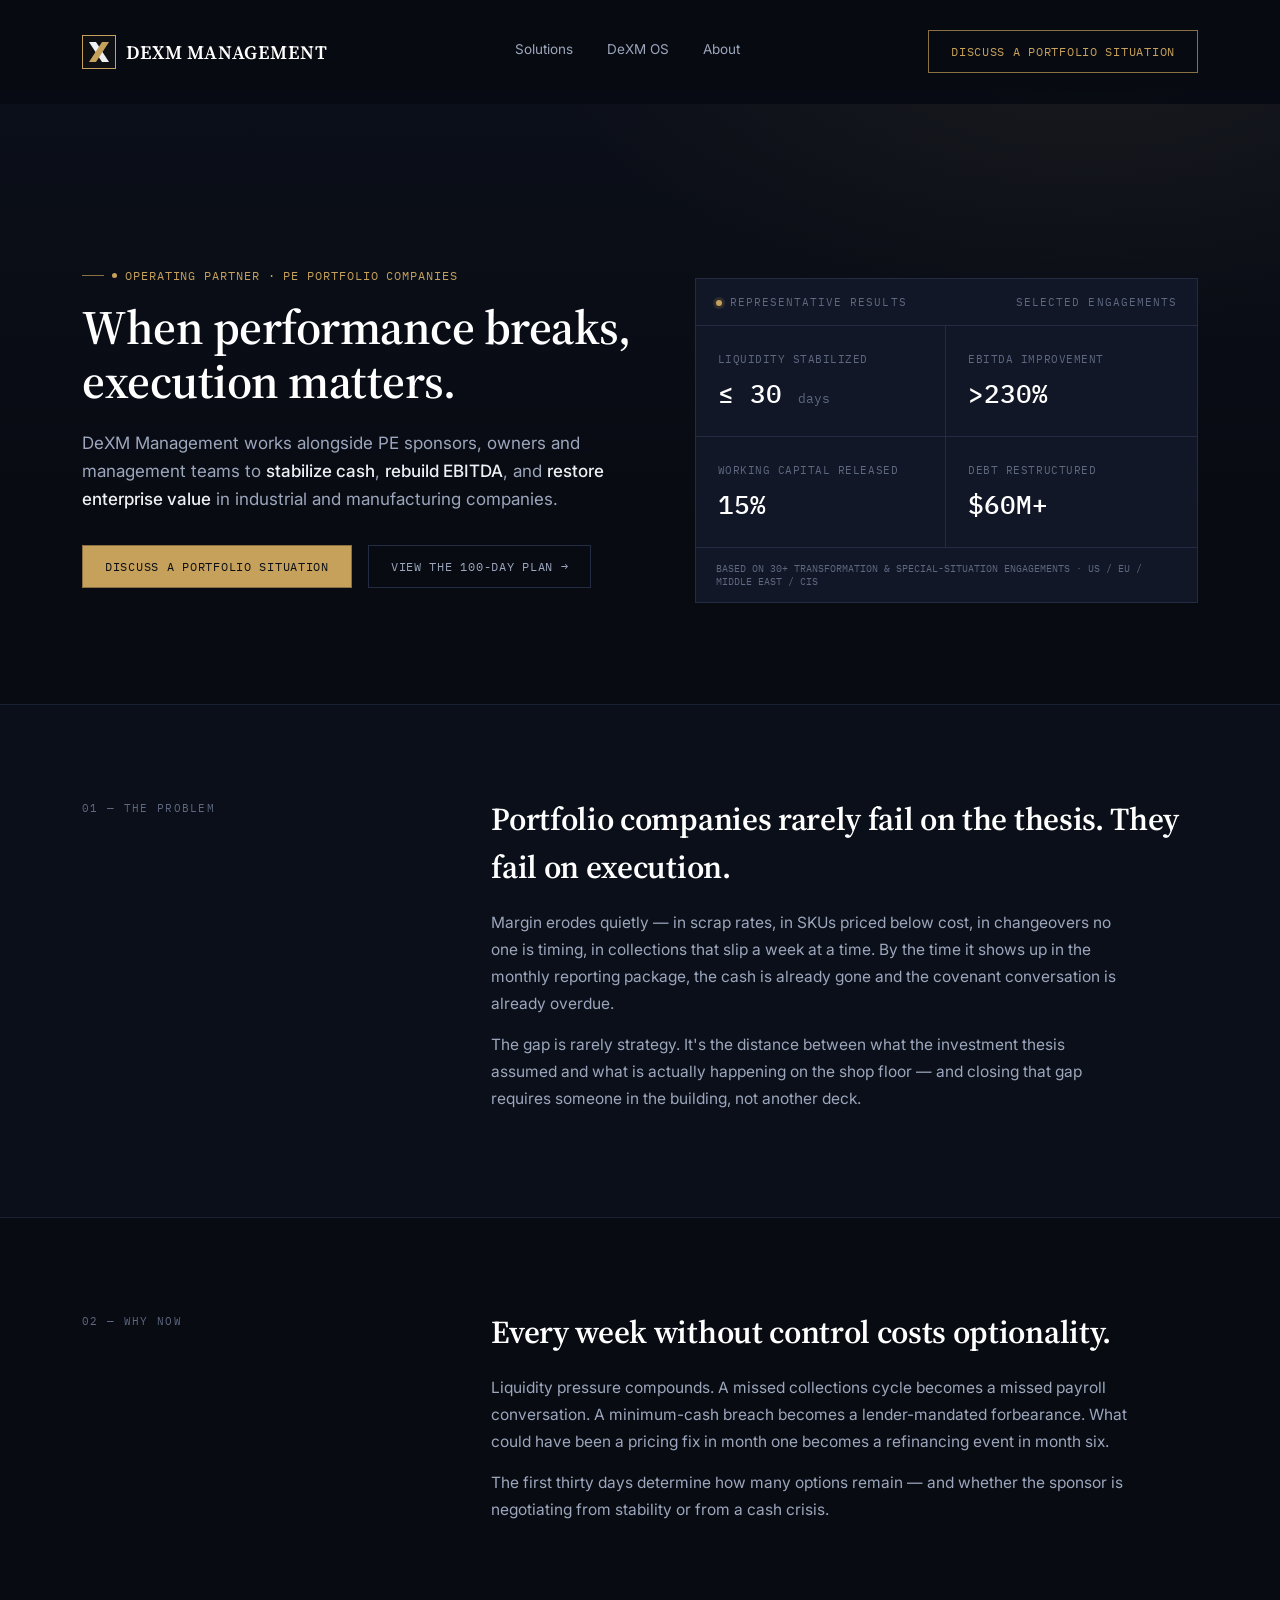
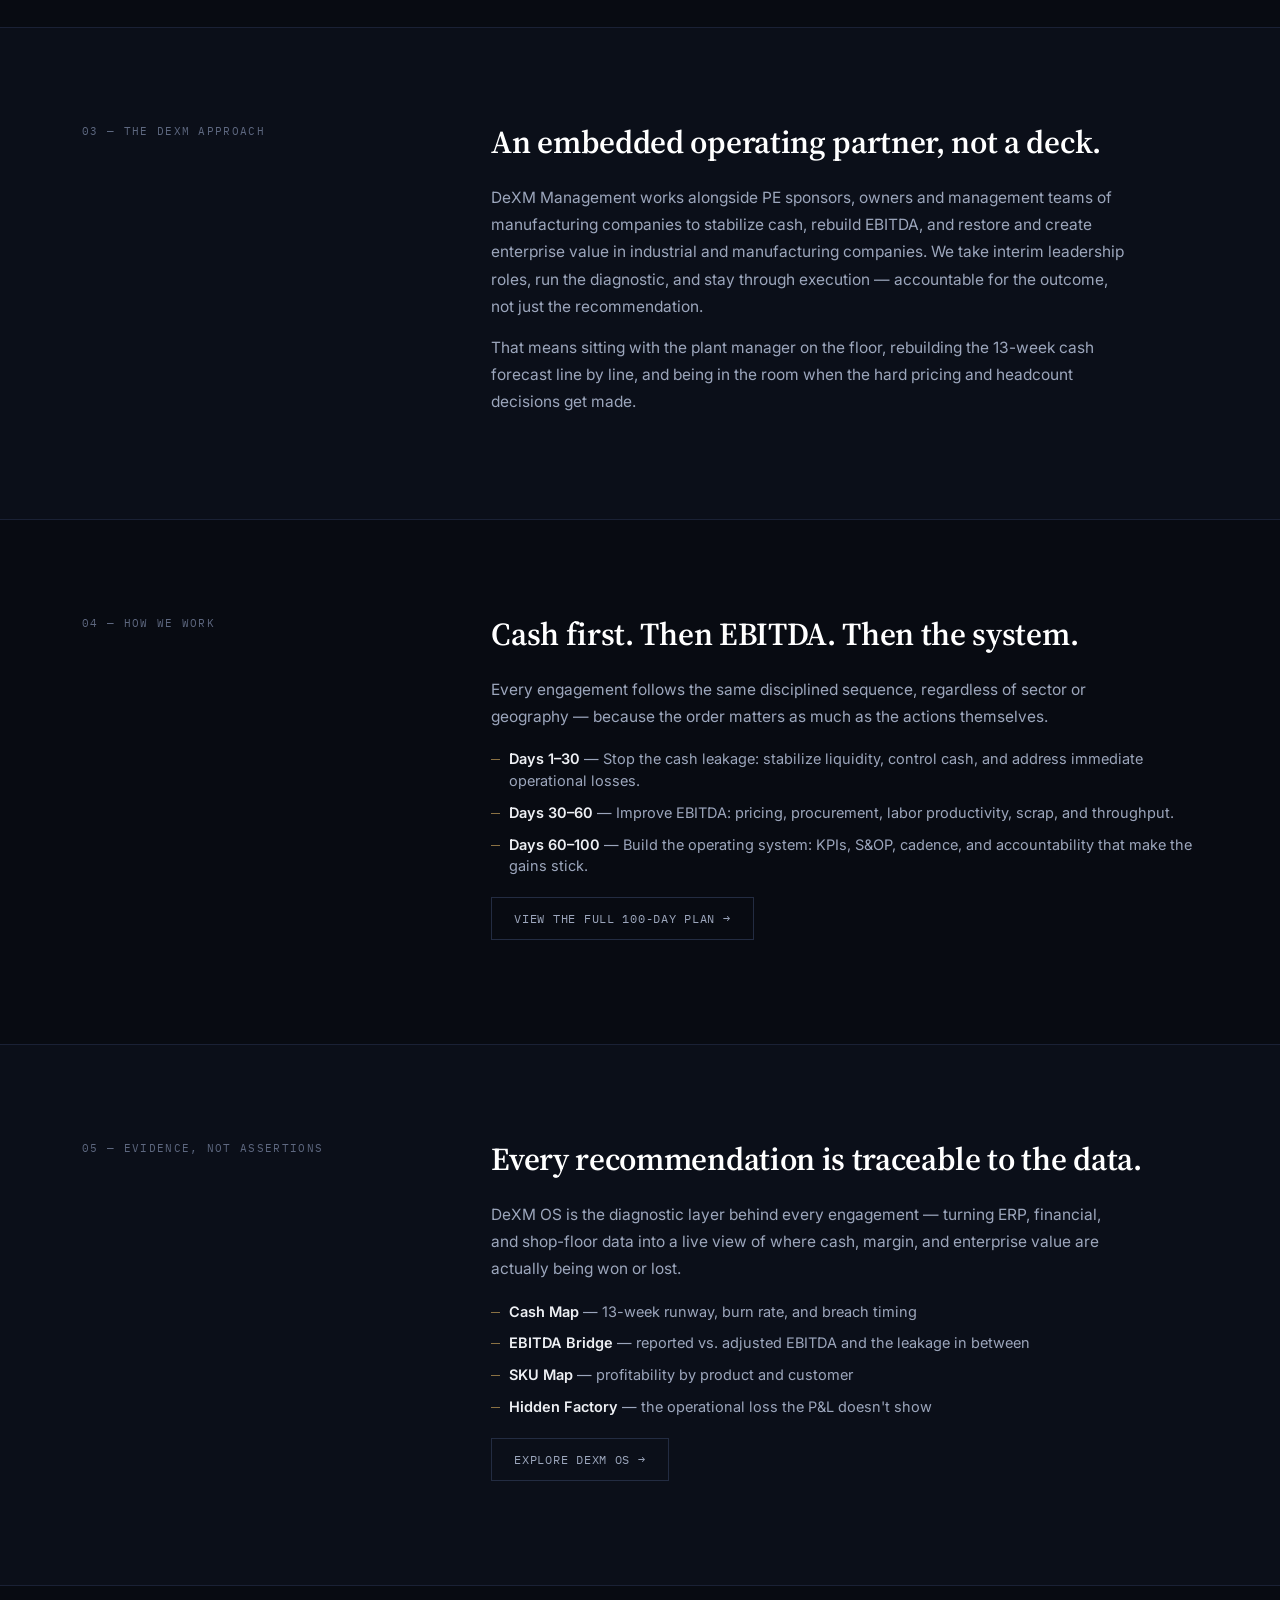
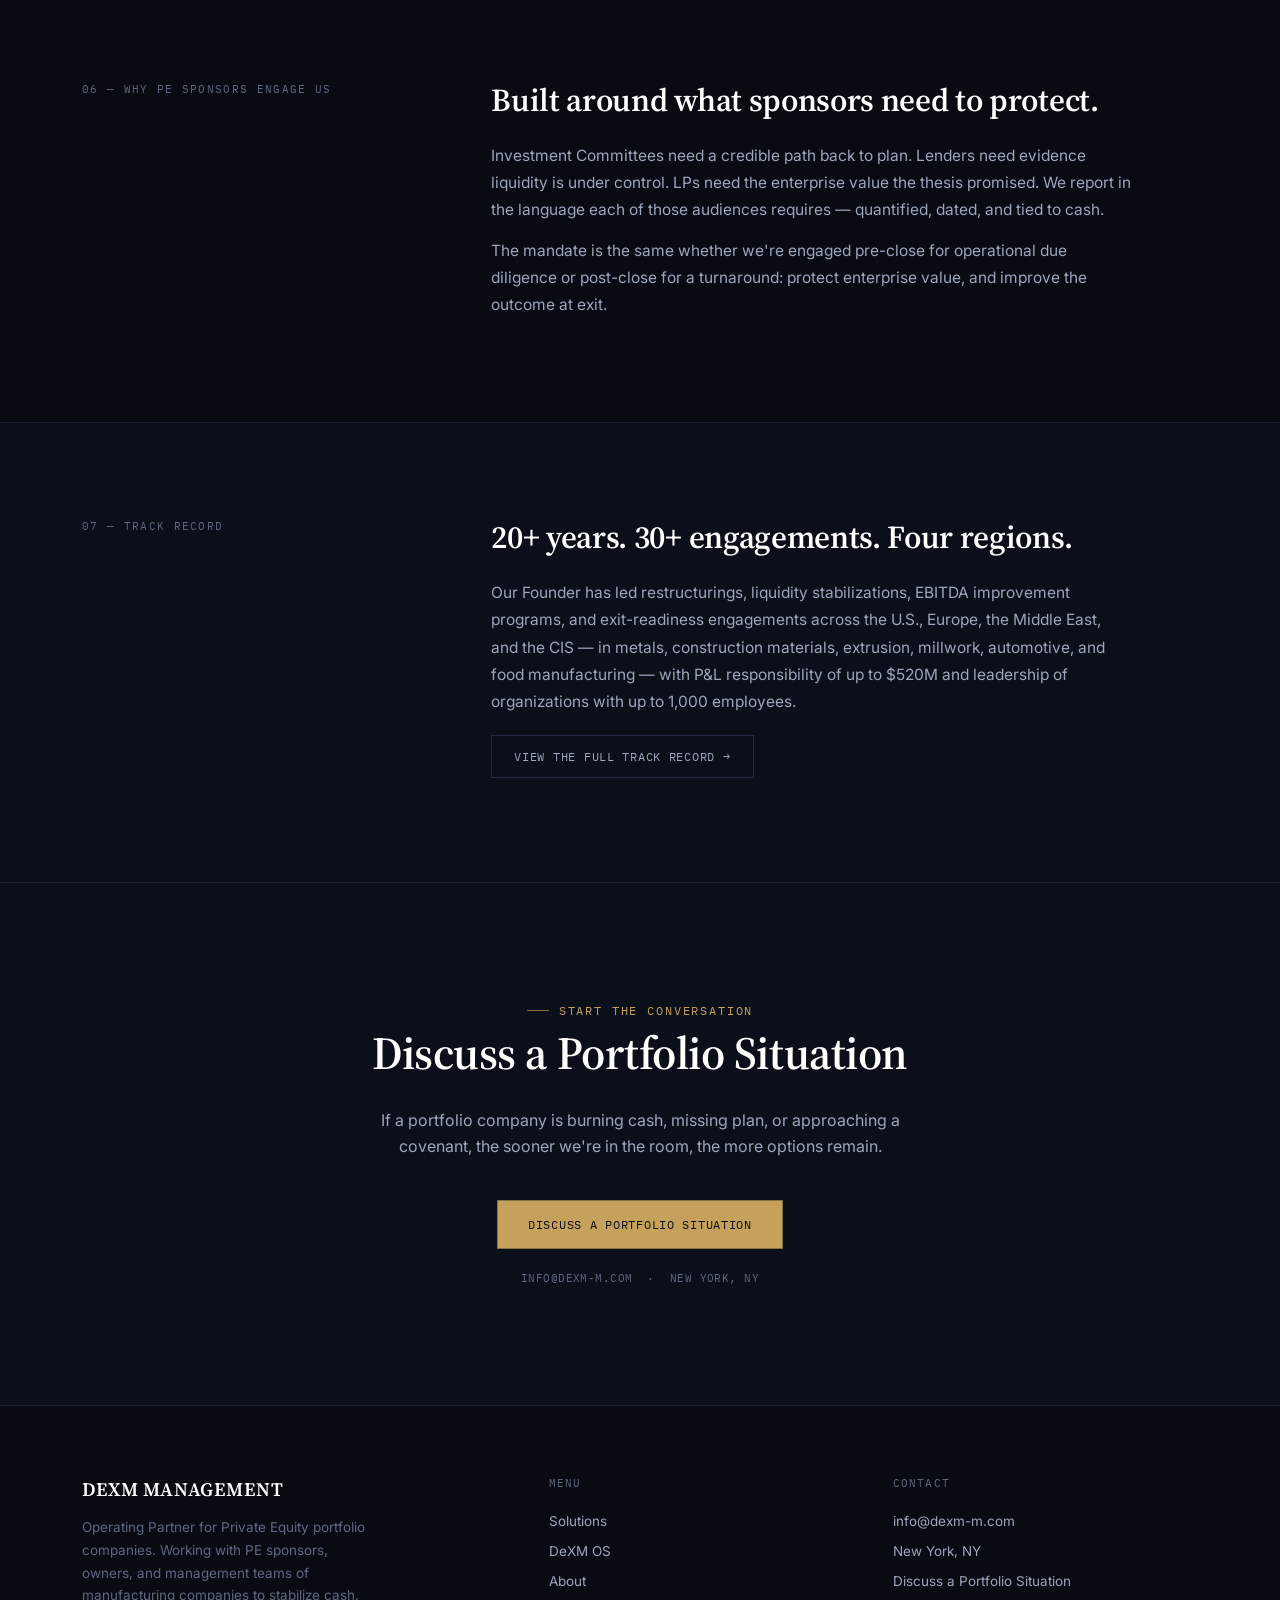
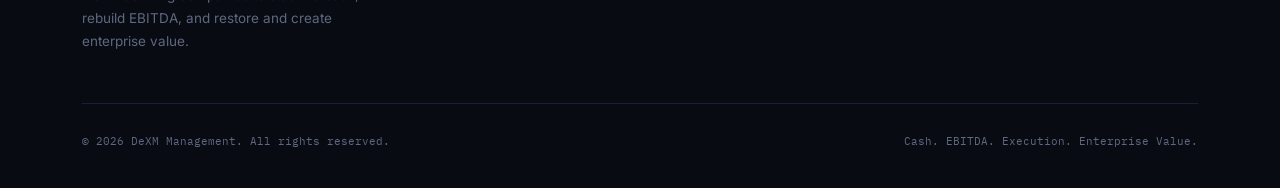
<file: index.html>
<!DOCTYPE html>
<html lang="en">

<head>
  <meta charset="UTF-8">
  <meta name="viewport" content="width=device-width, initial-scale=1.0">
  <title>DeXM Management — Operating Partner for PE Portfolio Companies</title>
  <meta name="description"
    content="DeXM Management works alongside PE sponsors, owners and management teams to stabilize cash, rebuild EBITDA, and restore and create enterprise value in industrial and manufacturing companies.">
  <link rel="preconnect" href="https://fonts.googleapis.com">
  <link rel="preconnect" href="https://fonts.gstatic.com" crossorigin>
  <link
    href="https://fonts.googleapis.com/css2?family=Source+Serif+4:opsz,wght@8..60,400;8..60,500;8..60,600;8..60,700&family=Inter:wght@400;500;600;700&family=IBM+Plex+Mono:wght@400;500;600&display=swap"
    rel="stylesheet">
  <link rel="stylesheet" href="style.css?v=1.0">
</head>

<body>

  <header id="siteHeader">
    <div class="wrap">
      <a href="index.html" class="logo">
        <span class="site-logo-mark" aria-hidden="true">
          <svg viewBox="0 0 40 40" xmlns="http://www.w3.org/2000/svg">
            <polygon points="0,0 14,0 40,40 26,40" fill="#EEF0F4" />
            <polygon points="40,0 26,0 0,40 14,40" fill="#C6A15B" />
          </svg>
        </span>
        <span>DeXM Management</span>
      </a>
      <button class="menu-toggle" id="menuToggle" aria-label="Toggle menu" aria-expanded="false">Menu</button>
      <nav class="primary-nav" id="primaryNav">
        <a href="solutions.html">Solutions</a>
        <a href="dexm-os.html">DeXM OS</a>
        <a href="about.html">About</a>
      </nav>
      <div class="header-cta">
        <a href="#" class="btn btn-text" data-open-modal>Discuss a Portfolio Situation</a>
      </div>
    </div>
  </header>
  <div class="nav-scrim" id="navScrim"></div>

  <main>

    <!-- HERO -->
    <section class="page-hero">
      <div class="wrap hero-grid">
        <div class="hero-content">
          <div class="eyebrow">
            <span class="eyebrow-dot"></span>
            OPERATING PARTNER · PE PORTFOLIO COMPANIES
          </div>
          <h1>When performance breaks,<br>execution matters.</h1>
          <p class="hero-sub">DeXM Management works alongside PE sponsors, owners and management teams to <b>stabilize
              cash</b>, <b>rebuild EBITDA</b>, and <b>restore enterprise value</b> in industrial and manufacturing
            companies.</p>
          <div class="hero-ctas">
            <a href="#" class="btn btn-solid" data-open-modal>Discuss a Portfolio Situation</a>
            <a href="solutions.html#plan" class="btn btn-ghost">View the 100-Day Plan &rarr;</a>
          </div>
        </div>

        <div class="panel rv">
          <div class="panel-head">
            <span><span class="dot"></span>REPRESENTATIVE RESULTS</span>
            <span>SELECTED ENGAGEMENTS</span>
          </div>
          <div class="metric-grid">
            <div class="metric">
              <div class="metric-label">Liquidity stabilized</div>
              <div class="metric-value">≤ 30 <small>days</small></div>
            </div>
            <div class="metric">
              <div class="metric-label">EBITDA improvement</div>
              <div class="metric-value">>230%</div>
            </div>
            <div class="metric">
              <div class="metric-label">Working capital released</div>
              <div class="metric-value">15%</div>
            </div>
            <div class="metric">
              <div class="metric-label">Debt restructured</div>
              <div class="metric-value">$60M+</div>
            </div>
          </div>
          <div class="panel-foot">BASED ON 30+ TRANSFORMATION &amp; SPECIAL-SITUATION ENGAGEMENTS · US / EU / MIDDLE
            EAST / CIS</div>
        </div>
      </div>
    </section>

    <!-- 1. PROBLEM -->
    <section class="narrative">
      <div class="wrap narrative-grid">
        <div class="narrative-tag rv">01 — THE PROBLEM</div>
        <div class="narrative-body rv">
          <h2>Portfolio companies rarely fail on the thesis. They fail on execution.</h2>
          <p>Margin erodes quietly — in scrap rates, in SKUs priced below cost, in changeovers no one is timing, in
            collections that slip a week at a time. By the time it shows up in the monthly reporting package, the cash
            is already gone and the covenant conversation is already overdue.</p>
          <p>The gap is rarely strategy. It's the distance between what the investment thesis assumed and what is
            actually happening on the shop floor — and closing that gap requires someone in the building, not another
            deck.</p>
        </div>
      </div>
    </section>

    <!-- 2. URGENCY -->
    <section class="narrative">
      <div class="wrap narrative-grid">
        <div class="narrative-tag rv">02 — WHY NOW</div>
        <div class="narrative-body rv">
          <h2>Every week without control costs optionality.</h2>
          <p>Liquidity pressure compounds. A missed collections cycle becomes a missed payroll conversation. A
            minimum-cash breach becomes a lender-mandated forbearance. What could have been a pricing fix in month one
            becomes a refinancing event in month six.</p>
          <p>The first thirty days determine how many options remain — and whether the sponsor is negotiating from
            stability or from a cash crisis.</p>
        </div>
      </div>
    </section>

    <!-- 3. DEXM SOLUTION -->
    <section class="narrative">
      <div class="wrap narrative-grid">
        <div class="narrative-tag rv">03 — THE DEXM APPROACH</div>
        <div class="narrative-body rv">
          <h2>An embedded operating partner, not a deck.</h2>
          <p>DeXM Management works alongside PE sponsors, owners and management teams of manufacturing companies to
            stabilize cash, rebuild EBITDA, and restore and create enterprise value in industrial and manufacturing
            companies. We take interim leadership roles, run the diagnostic, and stay through execution — accountable
            for the outcome, not just the recommendation.</p>
          <p>That means sitting with the plant manager on the floor, rebuilding the 13-week cash forecast line by line,
            and being in the room when the hard pricing and headcount decisions get made.</p>
        </div>
      </div>
    </section>

    <!-- 4. METHOD -->
    <section class="narrative">
      <div class="wrap narrative-grid">
        <div class="narrative-tag rv">04 — HOW WE WORK</div>
        <div class="narrative-body rv">
          <h2>Cash first. Then EBITDA. Then the system.</h2>
          <p>Every engagement follows the same disciplined sequence, regardless of sector or geography — because the
            order matters as much as the actions themselves.</p>
          <ul>
            <li><strong>Days 1–30</strong> — Stop the cash leakage: stabilize liquidity, control cash, and address
              immediate operational losses.</li>
            <li><strong>Days 30–60</strong> — Improve EBITDA: pricing, procurement, labor productivity, scrap, and
              throughput.</li>
            <li><strong>Days 60–100</strong> — Build the operating system: KPIs, S&amp;OP, cadence, and accountability
              that make the gains stick.</li>
          </ul>
          <p style="margin-top:20px;"><a href="solutions.html#plan" class="btn btn-ghost">View the full 100-Day Plan
              →</a></p>
        </div>
      </div>
    </section>

    <!-- 5. EVIDENCE -->
    <section class="narrative">
      <div class="wrap narrative-grid">
        <div class="narrative-tag rv">05 — EVIDENCE, NOT ASSERTIONS</div>
        <div class="narrative-body rv">
          <h2>Every recommendation is traceable to the data.</h2>
          <p>DeXM OS is the diagnostic layer behind every engagement — turning ERP, financial, and shop-floor data into
            a live view of where cash, margin, and enterprise value are actually being won or lost.</p>
          <ul>
            <li><strong>Cash Map</strong> — 13-week runway, burn rate, and breach timing</li>
            <li><strong>EBITDA Bridge</strong> — reported vs. adjusted EBITDA and the leakage in between</li>
            <li><strong>SKU Map</strong> — profitability by product and customer</li>
            <li><strong>Hidden Factory</strong> — the operational loss the P&amp;L doesn't show</li>
          </ul>
          <p style="margin-top:20px;"><a href="dexm-os.html" class="btn btn-ghost">Explore DeXM OS →</a></p>
        </div>
      </div>
    </section>

    <!-- 6. PE RELEVANCE -->
    <section class="narrative">
      <div class="wrap narrative-grid">
        <div class="narrative-tag rv">06 — WHY PE SPONSORS ENGAGE US</div>
        <div class="narrative-body rv">
          <h2>Built around what sponsors need to protect.</h2>
          <p>Investment Committees need a credible path back to plan. Lenders need evidence liquidity is under control.
            LPs need the enterprise value the thesis promised. We report in the language each of those audiences
            requires — quantified, dated, and tied to cash.</p>
          <p>The mandate is the same whether we're engaged pre-close for operational due diligence or post-close for a
            turnaround: protect enterprise value, and improve the outcome at exit.</p>
        </div>
      </div>
    </section>

    <!-- 7. CREDIBILITY -->
    <section class="narrative">
      <div class="wrap narrative-grid">
        <div class="narrative-tag rv">07 — TRACK RECORD</div>
        <div class="narrative-body rv">
          <h2>20+ years. 30+ engagements. Four regions.</h2>
          <p>Our Founder has led restructurings, liquidity stabilizations, EBITDA improvement programs, and
            exit-readiness engagements across the U.S., Europe, the Middle East, and the CIS — in metals, construction
            materials, extrusion, millwork, automotive, and food manufacturing — with P&amp;L responsibility of up to
            $520M and leadership of organizations with up to 1,000 employees.</p>
          <p style="margin-top:20px;"><a href="about.html#track-record" class="btn btn-ghost">View the full track record
              →</a></p>
        </div>
      </div>
    </section>

    <!-- 8. CALL -->
    <section class="final-cta" id="contact">
      <div class="wrap rv">
        <div class="eyebrow" style="justify-content:center;">START THE CONVERSATION</div>
        <h2>Discuss a Portfolio Situation</h2>
        <p>If a portfolio company is burning cash, missing plan, or approaching a covenant, the sooner we're in the
          room, the more options remain.</p>
        <a href="#" class="btn btn-solid" data-open-modal>Discuss a Portfolio Situation</a>
        <div class="final-cta-note">INFO@DEXM-M.COM &nbsp;·&nbsp; NEW YORK, NY</div>
      </div>
    </section>

  </main>

  <footer>
    <div class="wrap">
      <div class="footer-top">
        <div class="footer-brand">
          <a href="index.html" class="logo">DeXM Management</a>
          <p>Operating Partner for Private Equity portfolio companies. Working with PE sponsors, owners, and management
            teams of manufacturing companies to stabilize cash, rebuild EBITDA, and restore and create enterprise value.
          </p>
        </div>
        <div class="footer-col">
          <h4>Menu</h4>
          <a href="solutions.html">Solutions</a>
          <a href="dexm-os.html">DeXM OS</a>
          <a href="about.html">About</a>
        </div>
        <div class="footer-col">
          <h4>Contact</h4>
          <a href="mailto:info@dexm-m.com">info@dexm-m.com</a>
          <span class="fline">New York, NY</span>
          <a href="#" data-open-modal>Discuss a Portfolio Situation</a>
        </div>
      </div>
      <div class="footer-bottom">
        <span>© 2026 DeXM Management. All rights reserved.</span>
        <span>Cash. EBITDA. Execution. Enterprise Value.</span>
      </div>
    </div>
  </footer>

  <!-- CONTACT MODAL -->
  <div class="modal-scrim" id="contactModal">
    <div class="modal">
      <button class="modal-close" data-modal-close aria-label="Close">&times;</button>
      <h3>Discuss a Portfolio Situation</h3>
      <p class="modal-sub">Tell us briefly about the situation. We typically respond within one business day.</p>
      <form id="contactForm" action="https://formsubmit.co/ajax/32736ca396a6aaaacb12708ec364e38f" method="POST">
        <input type="hidden" name="_subject" value="New portfolio inquiry — DeXM Management website">
        <input type="hidden" name="_template" value="table">
        <input type="hidden" name="_captcha" value="false">
        <input type="text" name="_honey" style="display:none" tabindex="-1" autocomplete="off">
        <div class="field">
          <label for="cf-name">Name</label>
          <input type="text" id="cf-name" name="name" required>
        </div>
        <div class="field">
          <label for="cf-email">Email</label>
          <input type="email" id="cf-email" name="email" required>
        </div>
        <div class="field">
          <label for="cf-tel">Tel.</label>
          <input type="tel" id="cf-tel" name="tel">
        </div>
        <div class="field">
          <label for="cf-message">Message</label>
          <textarea id="cf-message" name="message" placeholder="Briefly describe the portfolio situation"></textarea>
        </div>
        <button type="submit" class="btn btn-solid modal-submit">Send</button>
        <div class="form-status" id="formStatus"></div>
      </form>
    </div>
  </div>

  <script src="script.js"></script>
</body>

</html>
</file>
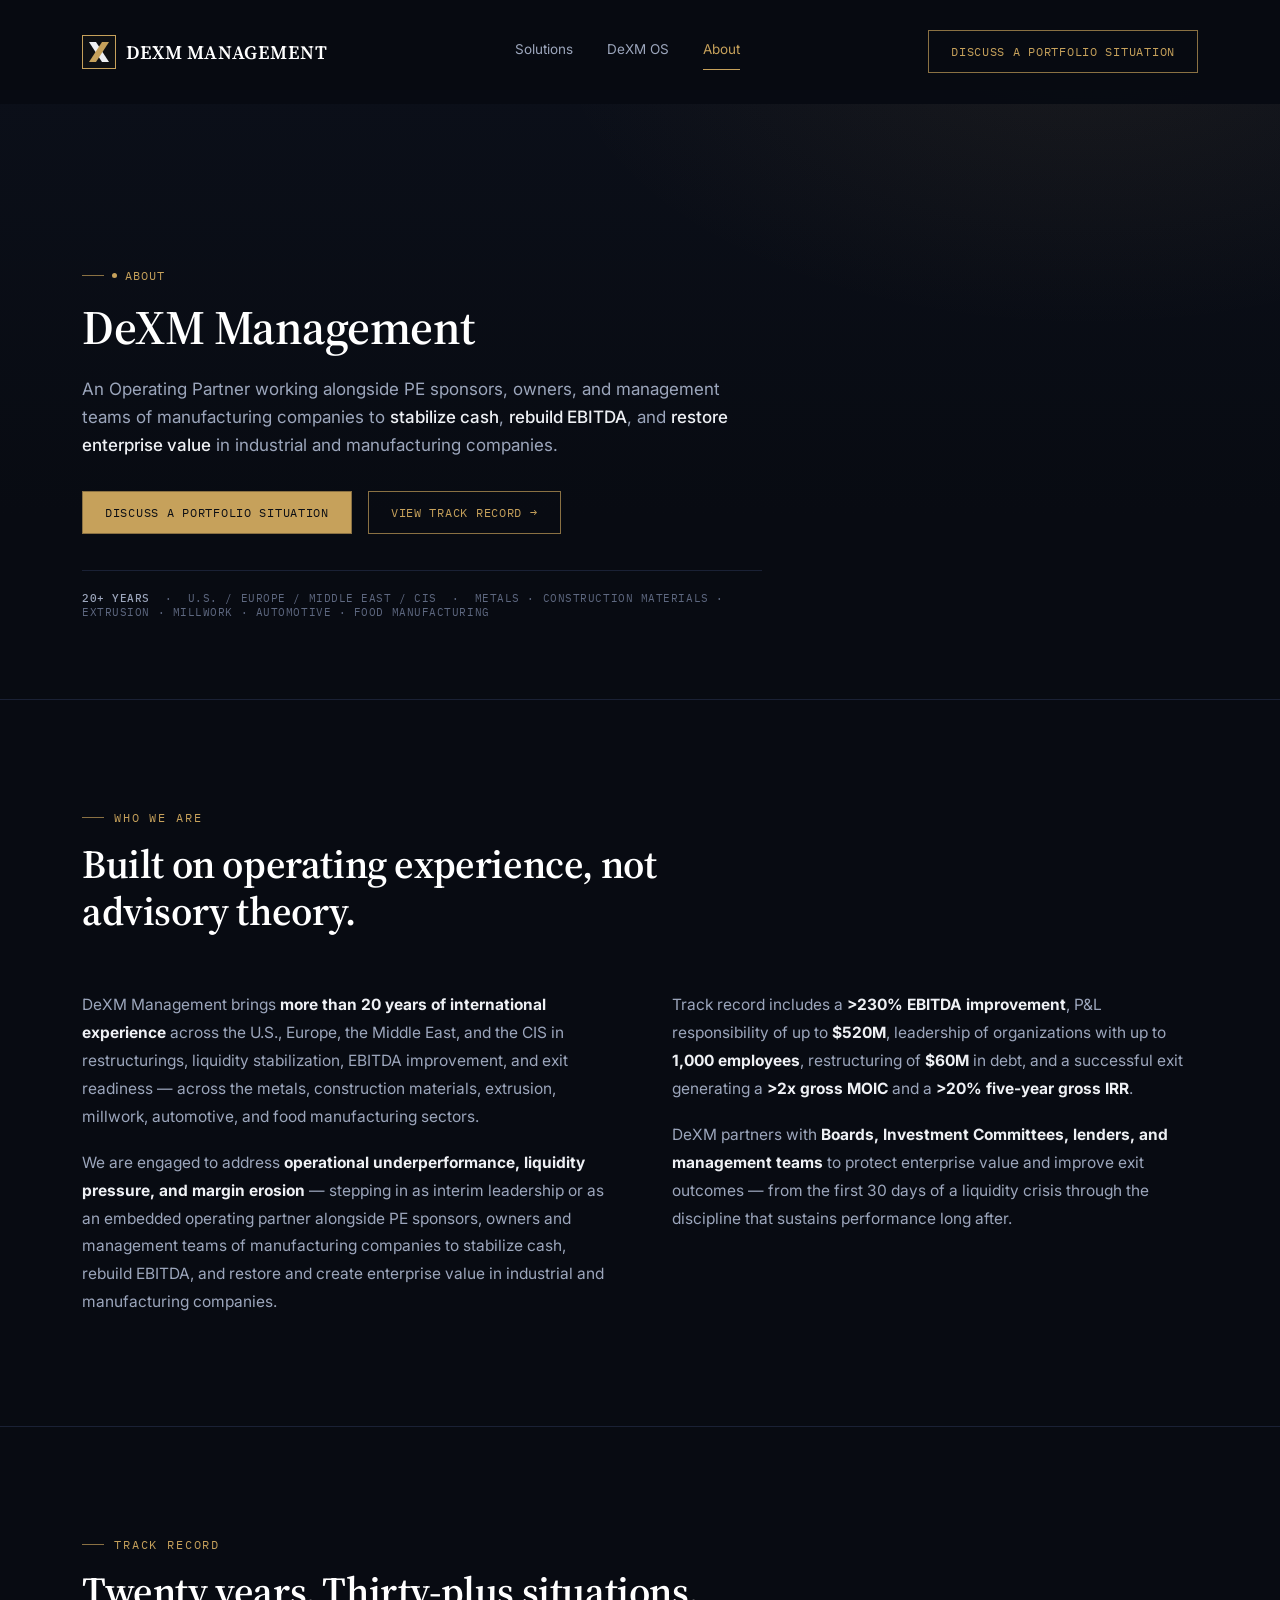
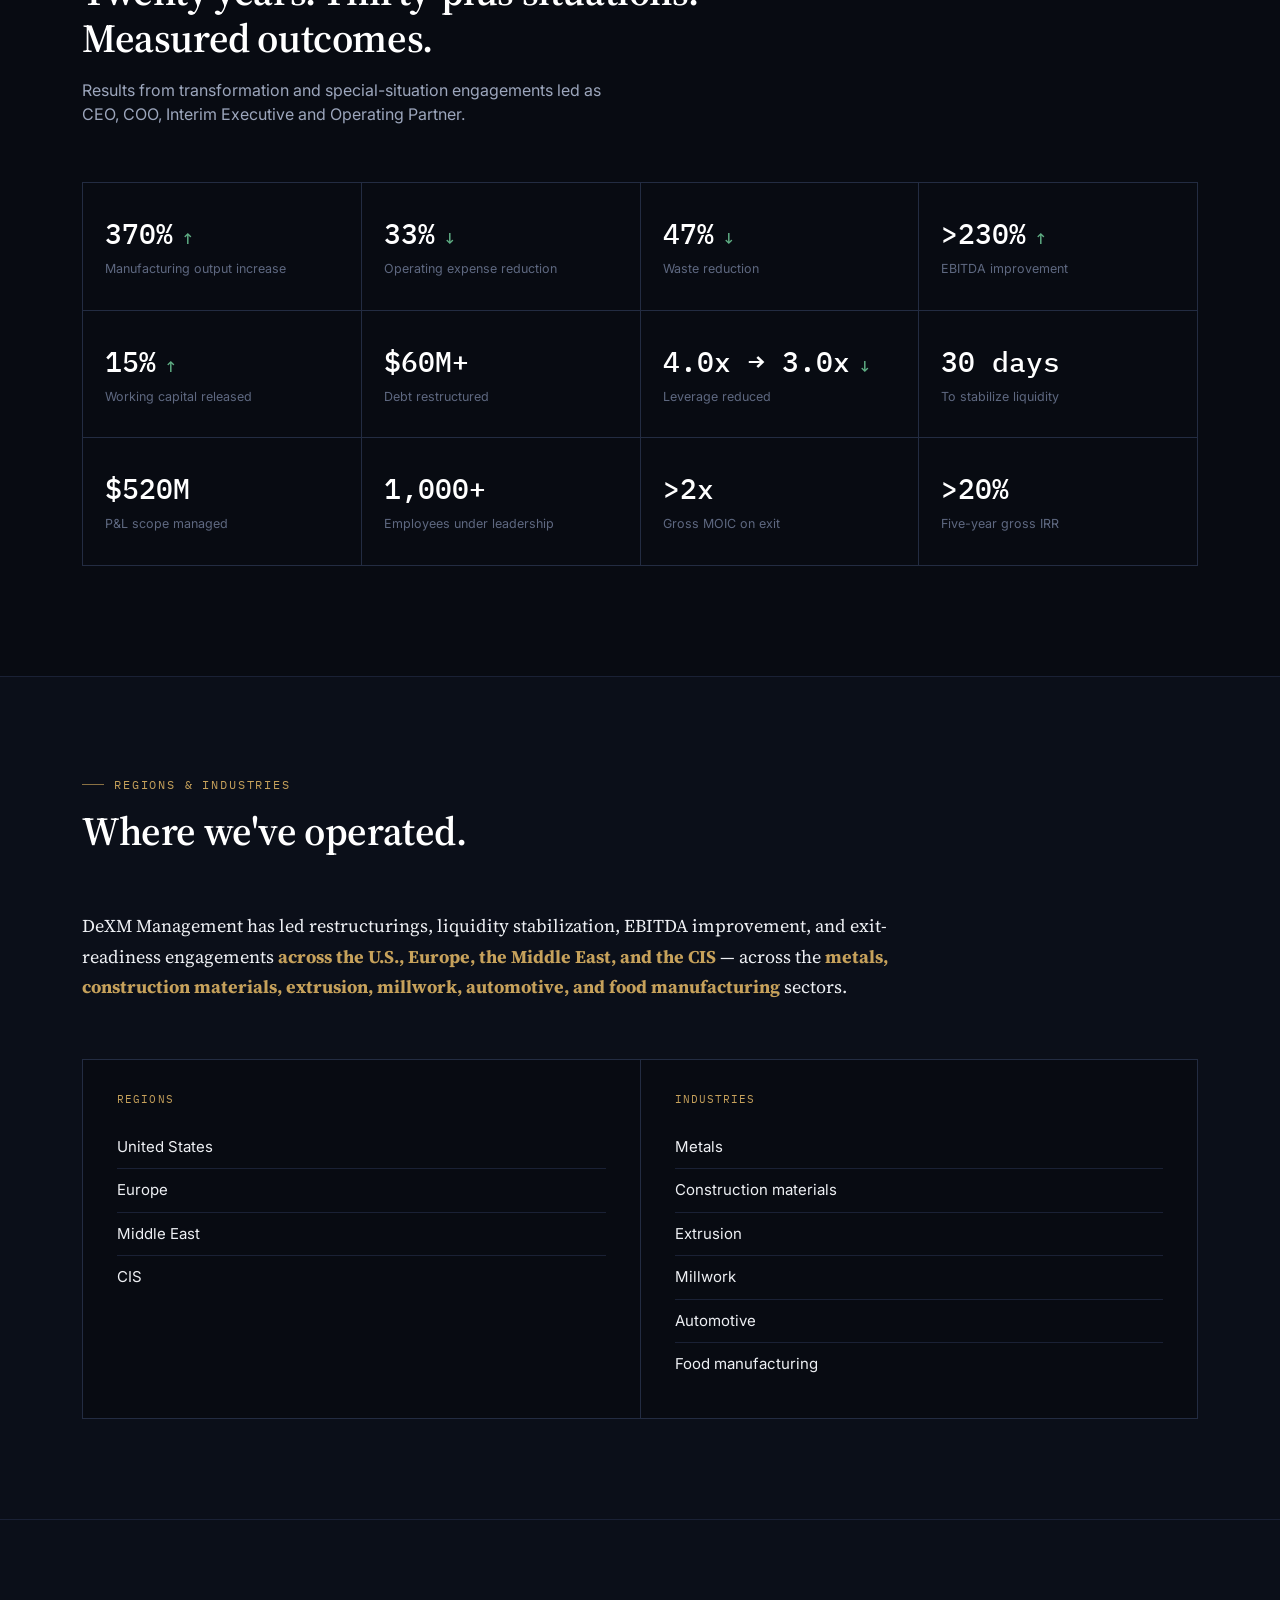
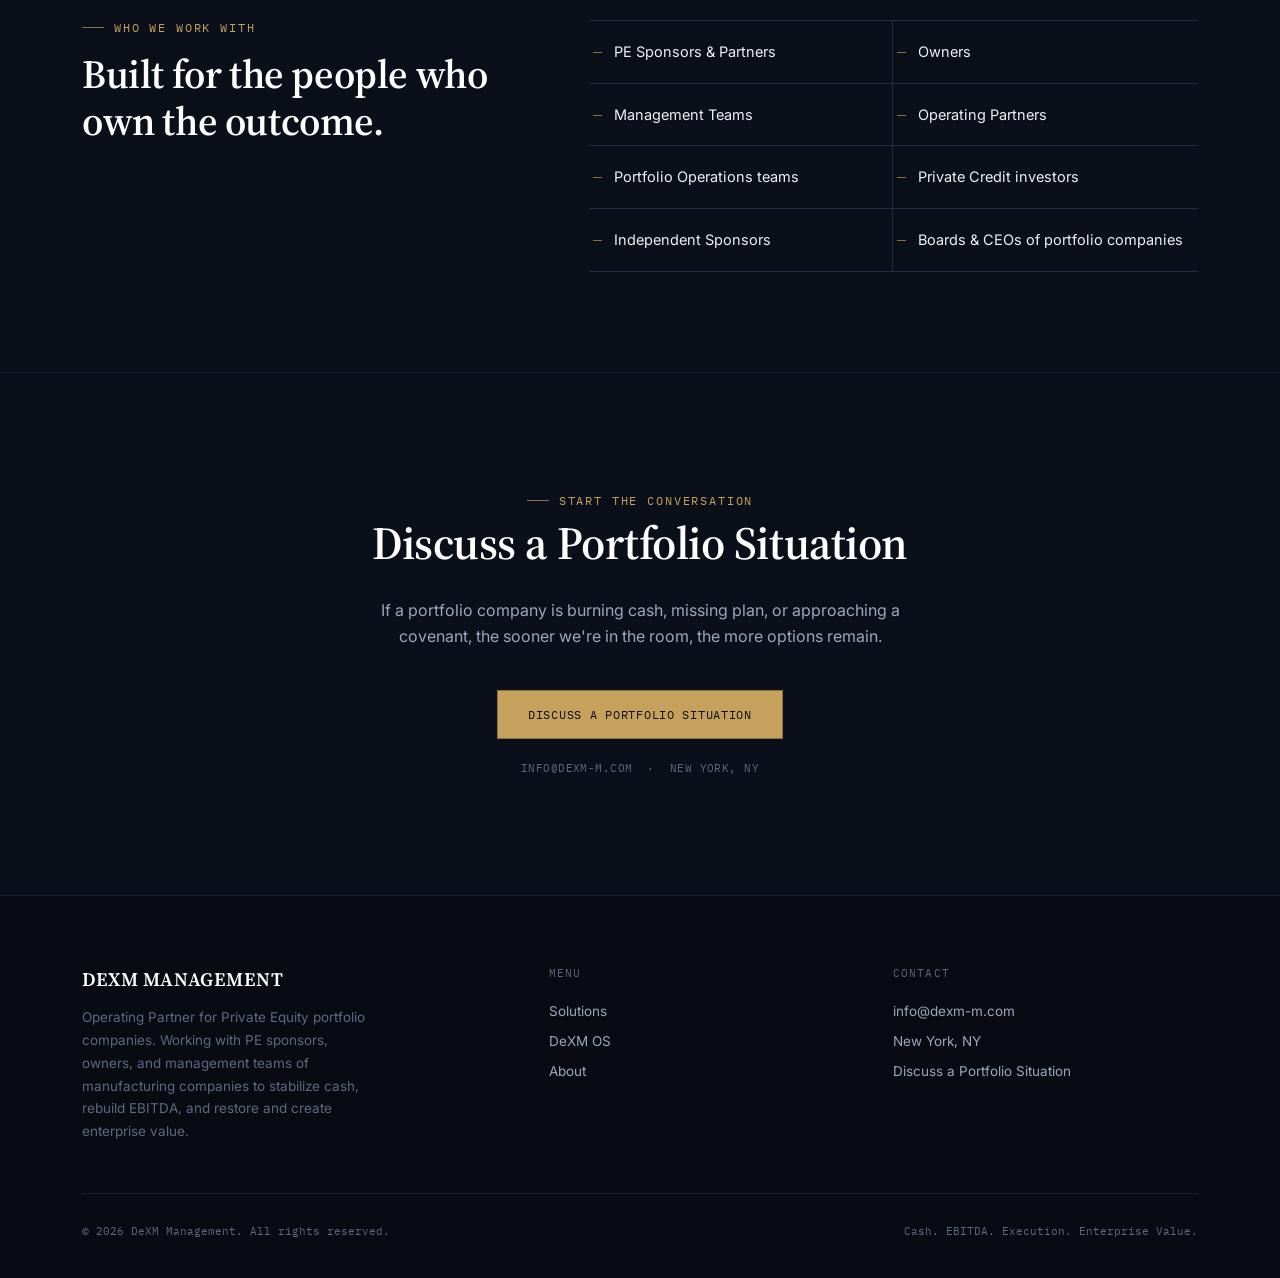
<file: about.html>
<!DOCTYPE html>
<html lang="en">
<head>
<meta charset="UTF-8">
<meta name="viewport" content="width=device-width, initial-scale=1.0">
<title>About — DeXM Management</title>
<meta name="description" content="20+ years of international experience in restructurings, liquidity stabilization, EBITDA improvement, and exit readiness across the U.S., Europe, the Middle East, and the CIS.">
<link rel="preconnect" href="https://fonts.googleapis.com">
<link rel="preconnect" href="https://fonts.gstatic.com" crossorigin>
<link href="https://fonts.googleapis.com/css2?family=Source+Serif+4:opsz,wght@8..60,400;8..60,500;8..60,600;8..60,700&family=Inter:wght@400;500;600;700&family=IBM+Plex+Mono:wght@400;500;600&display=swap" rel="stylesheet">
<link rel="stylesheet" href="style.css?v=1.0">
</head>
<body>

<header id="siteHeader">
  <div class="wrap">
    <a href="index.html" class="logo">
      <span class="site-logo-mark" aria-hidden="true">
        <svg viewBox="0 0 40 40" xmlns="http://www.w3.org/2000/svg">
          <polygon points="0,0 14,0 40,40 26,40" fill="#EEF0F4"/>
          <polygon points="40,0 26,0 0,40 14,40" fill="#C6A15B"/>
        </svg>
      </span>
      <span>DeXM Management</span>
    </a>
    <button class="menu-toggle" id="menuToggle" aria-label="Toggle menu" aria-expanded="false">Menu</button>
    <nav class="primary-nav" id="primaryNav">
      <a href="solutions.html">Solutions</a>
      <a href="dexm-os.html">DeXM OS</a>
      <a href="about.html" class="active">About</a>
    </nav>
    <div class="header-cta">
      <a href="#" class="btn btn-text" data-open-modal>Discuss a Portfolio Situation</a>
    </div>
  </div>
</header>
<div class="nav-scrim" id="navScrim"></div>

<main>

  <!-- PAGE HERO -->
  <section class="page-hero">
    <div class="wrap">
      <div class="hero-content">
        <div class="eyebrow">
          <span class="eyebrow-dot"></span>
          ABOUT
        </div>

        <h1>DeXM Management</h1>

        <p class="hero-sub">
          An Operating Partner working alongside PE sponsors, owners, and management teams of manufacturing companies to <b>stabilize cash</b>, <b>rebuild EBITDA</b>, and <b>restore enterprise value</b> in industrial and manufacturing companies.
        </p>

        <div class="hero-ctas">
          <a href="#" class="btn btn-solid" data-open-modal>Discuss a Portfolio Situation</a>
          <a href="#track-record" class="btn btn-text">View Track Record &rarr;</a>
        </div>

        <div class="hero-sectors">
          <b>20+ YEARS</b> &nbsp;·&nbsp; U.S. / EUROPE / MIDDLE EAST / CIS &nbsp;·&nbsp; METALS · CONSTRUCTION MATERIALS · EXTRUSION · MILLWORK · AUTOMOTIVE · FOOD MANUFACTURING
        </div>
      </div>
    </div>
  </section>

  <!-- COMPANY DESCRIPTION -->
  <section class="about-copy">
    <div class="wrap">
      <div class="section-head rv">
        <div class="eyebrow">WHO WE ARE</div>
        <h2>Built on operating experience, not advisory theory.</h2>
      </div>
      <div class="about-copy-grid rv">
        <div>
          <p>DeXM Management brings <strong>more than 20 years of international experience</strong> across the U.S., Europe, the Middle East, and the CIS in restructurings, liquidity stabilization, EBITDA improvement, and exit readiness — across the metals, construction materials, extrusion, millwork, automotive, and food manufacturing sectors.</p>
          <p>We are engaged to address <strong>operational underperformance, liquidity pressure, and margin erosion</strong> — stepping in as interim leadership or as an embedded operating partner alongside PE sponsors, owners and management teams of manufacturing companies to stabilize cash, rebuild EBITDA, and restore and create enterprise value in industrial and manufacturing companies.</p>
        </div>
        <div>
          <p>Track record includes a <strong>>230% EBITDA improvement</strong>, P&amp;L responsibility of up to <strong>$520M</strong>, leadership of organizations with up to <strong>1,000 employees</strong>, restructuring of <strong>$60M</strong> in debt, and a successful exit generating a <strong>>2x gross MOIC</strong> and a <strong>>20% five-year gross IRR</strong>.</p>
          <p>DeXM partners with <strong>Boards, Investment Committees, lenders, and management teams</strong> to protect enterprise value and improve exit outcomes — from the first 30 days of a liquidity crisis through the discipline that sustains performance long after.</p>
        </div>
      </div>
    </div>
  </section>

  <!-- TRACK RECORD -->
  <section class="results" id="track-record">
    <div class="wrap">
      <div class="section-head rv">
        <div class="eyebrow">TRACK RECORD</div>
        <h2>Twenty years. Thirty-plus situations. Measured outcomes.</h2>
        <p>Results from transformation and special-situation engagements led as CEO, COO, Interim Executive and Operating Partner.</p>
      </div>

      <div class="results-grid rv">
        <div class="stat"><div class="stat-num up">370%</div><div class="stat-label">Manufacturing output increase</div></div>
        <div class="stat"><div class="stat-num down">33%</div><div class="stat-label">Operating expense reduction</div></div>
        <div class="stat"><div class="stat-num down">47%</div><div class="stat-label">Waste reduction</div></div>
        <div class="stat"><div class="stat-num up">>230%</div><div class="stat-label">EBITDA improvement</div></div>
        <div class="stat"><div class="stat-num up">15%</div><div class="stat-label">Working capital released</div></div>
        <div class="stat"><div class="stat-num">$60M+</div><div class="stat-label">Debt restructured</div></div>
        <div class="stat"><div class="stat-num down">4.0x → 3.0x</div><div class="stat-label">Leverage reduced</div></div>
        <div class="stat"><div class="stat-num">30 days</div><div class="stat-label">To stabilize liquidity</div></div>
        <div class="stat"><div class="stat-num">$520M</div><div class="stat-label">P&amp;L scope managed</div></div>
        <div class="stat"><div class="stat-num">1,000+</div><div class="stat-label">Employees under leadership</div></div>
        <div class="stat"><div class="stat-num">>2x</div><div class="stat-label">Gross MOIC on exit</div></div>
        <div class="stat"><div class="stat-num">>20%</div><div class="stat-label">Five-year gross IRR</div></div>
      </div>
    </div>
  </section>

  <!-- FOOTPRINT / INDUSTRIES -->
  <section class="footprint">
    <div class="wrap">
      <div class="section-head rv">
        <div class="eyebrow">REGIONS &amp; INDUSTRIES</div>
        <h2>Where we've operated.</h2>
      </div>
      <p class="footprint-lede rv">DeXM Management has led restructurings, liquidity stabilization, EBITDA improvement, and exit-readiness engagements <strong>across the U.S., Europe, the Middle East, and the CIS</strong> — across the <strong>metals, construction materials, extrusion, millwork, automotive, and food manufacturing</strong> sectors.</p>

      <div class="footprint-cols rv">
        <div class="footprint-col">
          <h4>Regions</h4>
          <ul>
            <li>United States</li>
            <li>Europe</li>
            <li>Middle East</li>
            <li>CIS</li>
          </ul>
        </div>
        <div class="footprint-col">
          <h4>Industries</h4>
          <ul>
            <li>Metals</li>
            <li>Construction materials</li>
            <li>Extrusion</li>
            <li>Millwork</li>
            <li>Automotive</li>
            <li>Food manufacturing</li>
          </ul>
        </div>
      </div>
    </div>
  </section>

  <!-- AUDIENCE -->
  <section class="audience">
    <div class="wrap audience-inner">
      <div class="section-head rv" style="margin-bottom:0;">
        <div class="eyebrow">WHO WE WORK WITH</div>
        <h2>Built for the people who own the outcome.</h2>
      </div>
      <ul class="audience-list rv">
        <li class="audience-item">PE Sponsors &amp; Partners</li>
        <li class="audience-item">Owners</li>
        <li class="audience-item">Management Teams</li>
        <li class="audience-item">Operating Partners</li>
        <li class="audience-item">Portfolio Operations teams</li>
        <li class="audience-item">Private Credit investors</li>
        <li class="audience-item">Independent Sponsors</li>
        <li class="audience-item">Boards &amp; CEOs of portfolio companies</li>
      </ul>
    </div>
  </section>

  <!-- CALL -->
  <section class="final-cta" id="contact">
    <div class="wrap rv">
      <div class="eyebrow" style="justify-content:center;">START THE CONVERSATION</div>
      <h2>Discuss a Portfolio Situation</h2>
      <p>If a portfolio company is burning cash, missing plan, or approaching a covenant, the sooner we're in the room, the more options remain.</p>
      <a href="#" class="btn btn-solid" data-open-modal>Discuss a Portfolio Situation</a>
      <div class="final-cta-note">INFO@DEXM-M.COM &nbsp;·&nbsp; NEW YORK, NY</div>
    </div>
  </section>

</main>

<footer>
  <div class="wrap">
    <div class="footer-top">
      <div class="footer-brand">
        <a href="index.html" class="logo">DeXM Management</a>
        <p>Operating Partner for Private Equity portfolio companies. Working with PE sponsors, owners, and management teams of manufacturing companies to stabilize cash, rebuild EBITDA, and restore and create enterprise value.</p>
      </div>
      <div class="footer-col">
        <h4>Menu</h4>
        <a href="solutions.html">Solutions</a>
        <a href="dexm-os.html">DeXM OS</a>
        <a href="about.html">About</a>
      </div>
      <div class="footer-col">
        <h4>Contact</h4>
        <a href="mailto:info@dexm-m.com">info@dexm-m.com</a>
        <span class="fline">New York, NY</span>
        <a href="#" data-open-modal>Discuss a Portfolio Situation</a>
      </div>
    </div>
    <div class="footer-bottom">
      <span>© 2026 DeXM Management. All rights reserved.</span>
      <span>Cash. EBITDA. Execution. Enterprise Value.</span>
    </div>
  </div>
</footer>

<!-- CONTACT MODAL -->
<div class="modal-scrim" id="contactModal">
  <div class="modal">
    <button class="modal-close" data-modal-close aria-label="Close">&times;</button>
    <h3>Discuss a Portfolio Situation</h3>
    <p class="modal-sub">Tell us briefly about the situation. We typically respond within one business day.</p>
    <form id="contactForm" action="https://formsubmit.co/ajax/32736ca396a6aaaacb12708ec364e38f" method="POST">
      <input type="hidden" name="_subject" value="New portfolio inquiry — DeXM Management website">
      <input type="hidden" name="_template" value="table">
      <input type="hidden" name="_captcha" value="false">
      <input type="text" name="_honey" style="display:none" tabindex="-1" autocomplete="off">
      <div class="field">
        <label for="cf-name">Name</label>
        <input type="text" id="cf-name" name="name" required>
      </div>
      <div class="field">
        <label for="cf-email">Email</label>
        <input type="email" id="cf-email" name="email" required>
      </div>
      <div class="field">
        <label for="cf-tel">Tel.</label>
        <input type="tel" id="cf-tel" name="tel">
      </div>
      <div class="field">
        <label for="cf-message">Message</label>
        <textarea id="cf-message" name="message" placeholder="Briefly describe the portfolio situation"></textarea>
      </div>
      <button type="submit" class="btn btn-solid modal-submit">Send</button>
      <div class="form-status" id="formStatus"></div>
    </form>
  </div>
</div>

<script src="script.js"></script>
</body>
</html>
</file>
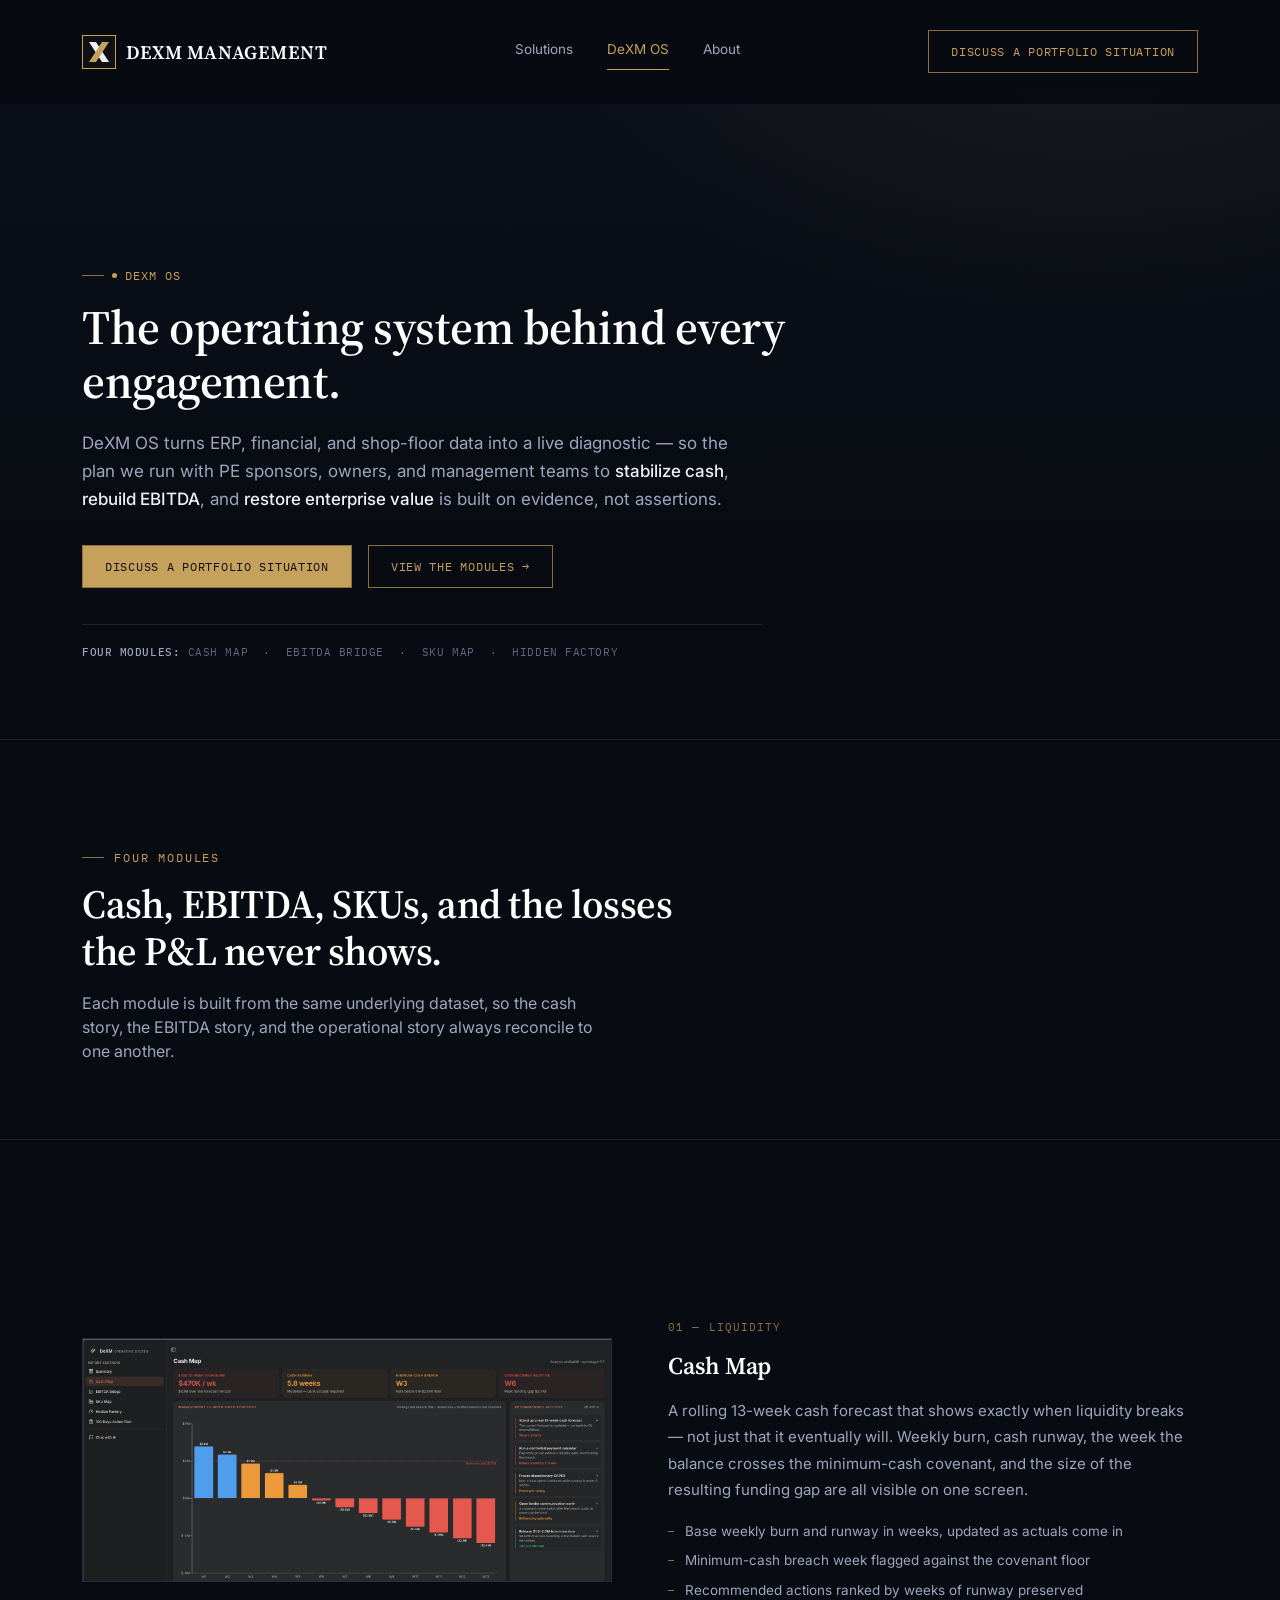
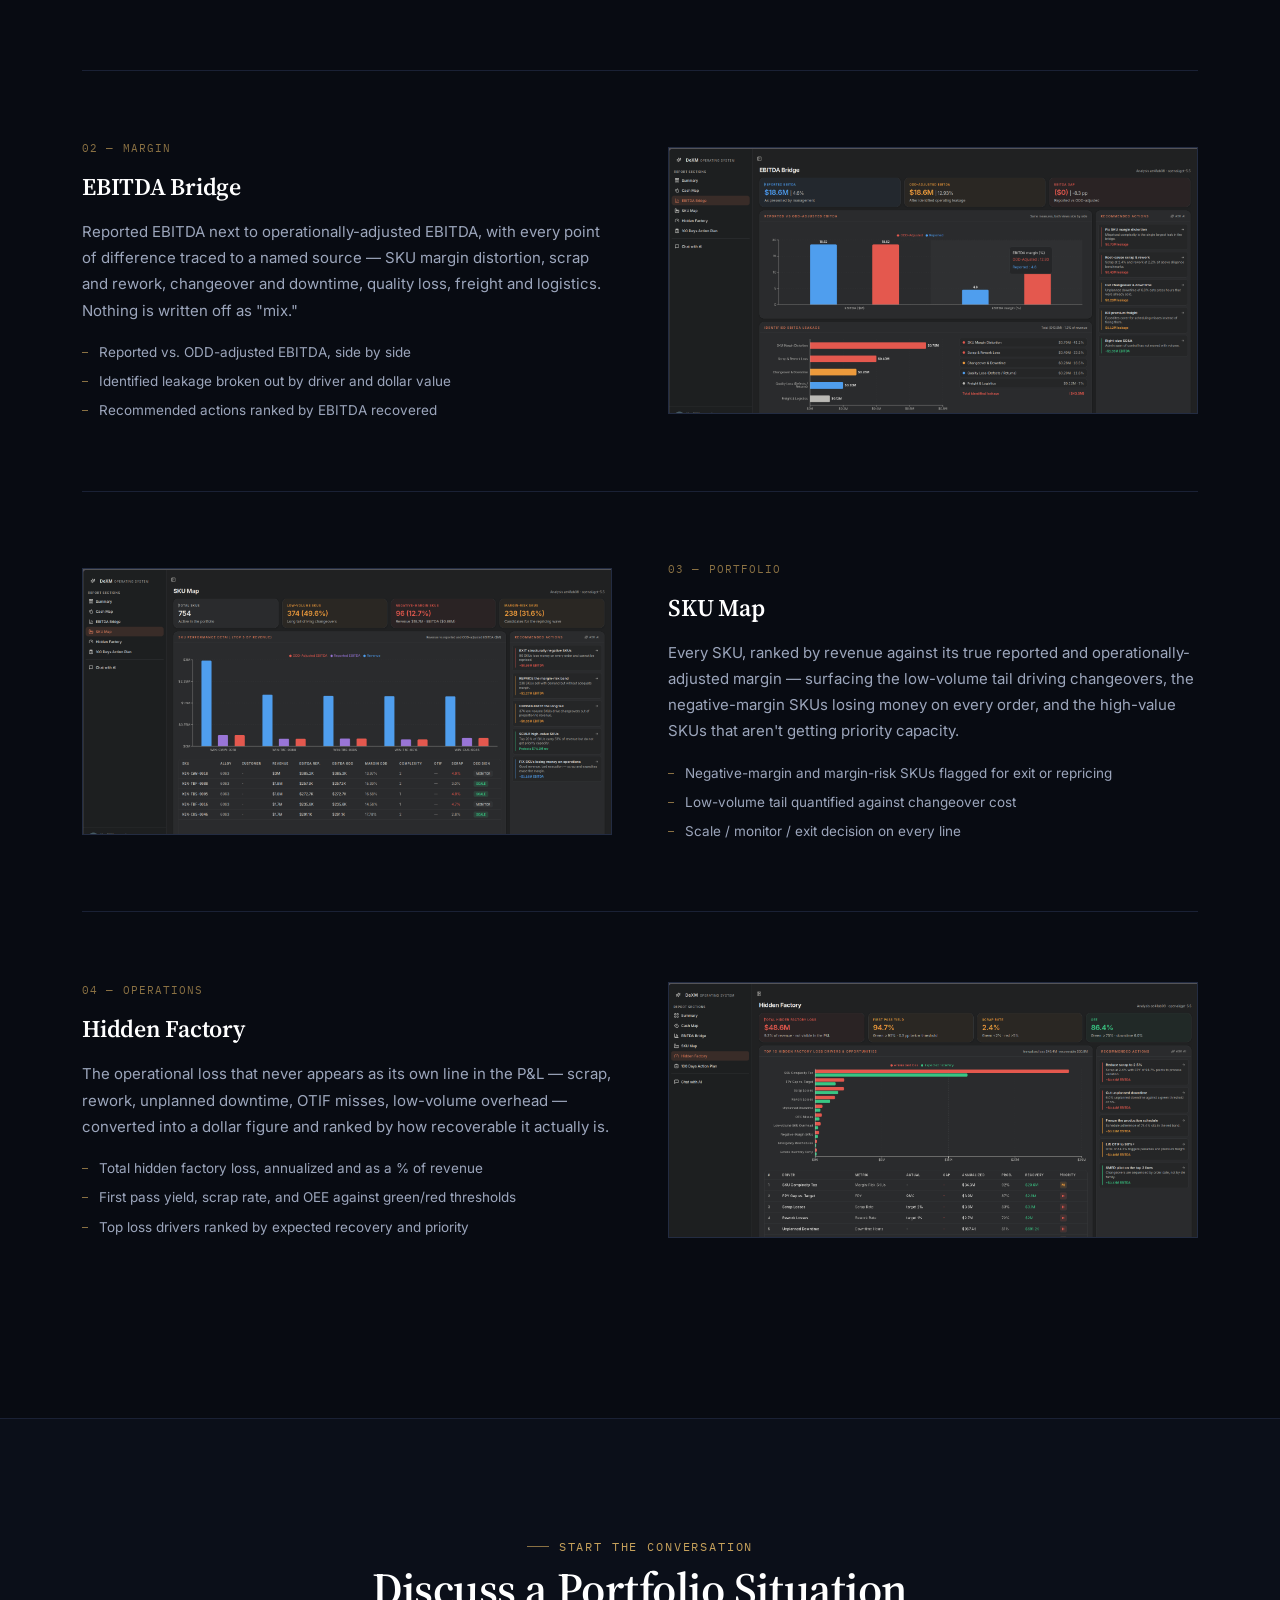
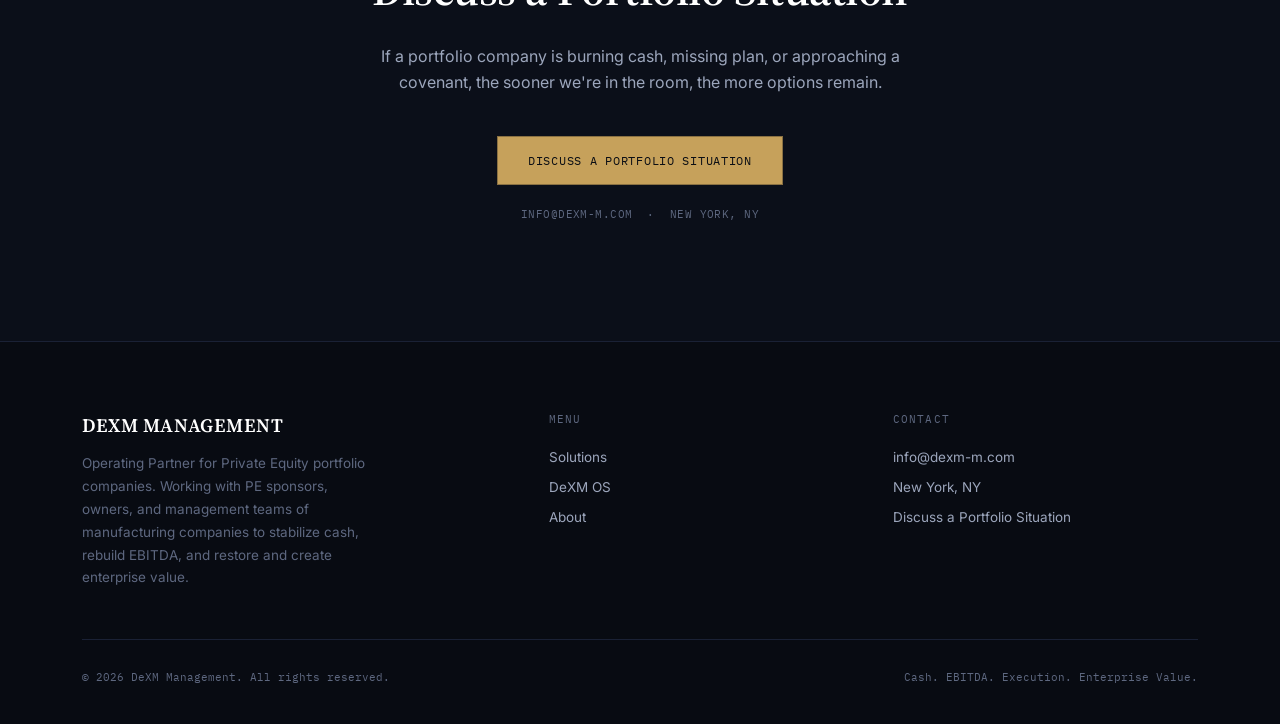
<file: dexm-os.html>
<!DOCTYPE html>
<html lang="en">

<head>
  <meta charset="UTF-8">
  <meta name="viewport" content="width=device-width, initial-scale=1.0">
  <title>DeXM OS — DeXM Management</title>
  <meta name="description"
    content="The diagnostic operating system behind every DeXM Management engagement — Cash Map, EBITDA Bridge, SKU Map, and Hidden Factory.">

  <link rel="preconnect" href="https://fonts.googleapis.com">
  <link rel="preconnect" href="https://fonts.gstatic.com" crossorigin>
  <link
    href="https://fonts.googleapis.com/css2?family=Source+Serif+4:opsz,wght@8..60,400;8..60,500;8..60,600;8..60,700&family=Inter:wght@400;500;600;700&family=IBM+Plex+Mono:wght@400;500;600&display=swap"
    rel="stylesheet">

  <link rel="stylesheet" href="style.css?v=1.0">
</head>

<body>

  <header id="siteHeader">
    <div class="wrap">
      <a href="index.html" class="logo">
        <span class="site-logo-mark" aria-hidden="true">
          <svg viewBox="0 0 40 40" xmlns="http://www.w3.org/2000/svg">
            <polygon points="0,0 14,0 40,40 26,40" fill="#EEF0F4" />
            <polygon points="40,0 26,0 0,40 14,40" fill="#C6A15B" />
          </svg>
        </span>
        <span>DeXM Management</span>
      </a>
      <button class="menu-toggle" id="menuToggle" aria-label="Toggle menu" aria-expanded="false">
        Menu
      </button>

      <nav class="primary-nav" id="primaryNav">
        <a href="solutions.html">Solutions</a>
        <a href="dexm-os.html" class="active">DeXM OS</a>
        <a href="about.html">About</a>
      </nav>

      <div class="header-cta">
        <a href="#" class="btn btn-text" data-open-modal>
          Discuss a Portfolio Situation
        </a>
      </div>
    </div>
  </header>

  <div class="nav-scrim" id="navScrim"></div>

  <main>

    <!-- PAGE HERO -->
    <section class="page-hero">
      <div class="wrap">

        <div class="hero-content">

          <div class="eyebrow">
            <span class="eyebrow-dot"></span>
            DEXM OS
          </div>

          <h1>The operating system behind every engagement.</h1>

          <p class="hero-sub">
            DeXM OS turns ERP, financial, and shop-floor data into a live diagnostic —
            so the plan we run with PE sponsors, owners, and management teams to
            <b>stabilize cash</b>, <b>rebuild EBITDA</b>, and <b>restore enterprise value</b>
            is built on evidence, not assertions.
          </p>

          <div class="hero-ctas">
            <a href="#" class="btn btn-solid" data-open-modal>
              Discuss a Portfolio Situation
            </a>

            <a href="#modules" class="btn btn-text">
              View the Modules &rarr;
            </a>
          </div>

          <div class="hero-sectors">
            <b>FOUR MODULES:</b>
            CASH MAP &nbsp;·&nbsp;
            EBITDA BRIDGE &nbsp;·&nbsp;
            SKU MAP &nbsp;·&nbsp;
            HIDDEN FACTORY
          </div>

        </div>

      </div>
    </section>


    <!-- INTRO -->
    <section class="services os-intro">
      <div class="wrap">

        <div class="section-head rv">
          <div class="eyebrow">FOUR MODULES</div>

          <h2>
            Cash, EBITDA, SKUs, and the losses the P&amp;L never shows.
          </h2>

          <p>
            Each module is built from the same underlying dataset, so the cash story,
            the EBITDA story, and the operational story always reconcile to one another.
          </p>
        </div>

      </div>
    </section>


    <!-- MODULES -->
    <section class="services os-modules" id="modules">
      <div class="wrap">

        <!-- 01 — CASH MAP -->
        <div class="os-module rv">

          <div class="os-module-media">
            <img src="os-cashmap.png"
              alt="DeXM OS Cash Map dashboard showing 13-week cash forecast, runway, and minimum-cash breach week"
              loading="lazy">
          </div>

          <div class="os-module-body">
            <div class="os-module-num">01 — LIQUIDITY</div>

            <h3>Cash Map</h3>

            <p>
              A rolling 13-week cash forecast that shows exactly when liquidity breaks —
              not just that it eventually will. Weekly burn, cash runway, the week the
              balance crosses the minimum-cash covenant, and the size of the resulting
              funding gap are all visible on one screen.
            </p>

            <ul>
              <li>Base weekly burn and runway in weeks, updated as actuals come in</li>
              <li>Minimum-cash breach week flagged against the covenant floor</li>
              <li>Recommended actions ranked by weeks of runway preserved</li>
            </ul>
          </div>

        </div>


        <!-- 02 — EBITDA BRIDGE -->
        <div class="os-module rv">

          <div class="os-module-media">
            <img src="os-ebitda-bridge.png"
              alt="DeXM OS EBITDA Bridge dashboard showing reported vs. ODD-adjusted EBITDA and identified leakage by driver"
              loading="lazy">
          </div>

          <div class="os-module-body">
            <div class="os-module-num">02 — MARGIN</div>

            <h3>EBITDA Bridge</h3>

            <p>
              Reported EBITDA next to operationally-adjusted EBITDA, with every point
              of difference traced to a named source — SKU margin distortion, scrap
              and rework, changeover and downtime, quality loss, freight and logistics.
              Nothing is written off as "mix."
            </p>

            <ul>
              <li>Reported vs. ODD-adjusted EBITDA, side by side</li>
              <li>Identified leakage broken out by driver and dollar value</li>
              <li>Recommended actions ranked by EBITDA recovered</li>
            </ul>
          </div>

        </div>


        <!-- 03 — SKU MAP -->
        <div class="os-module rv">

          <div class="os-module-media">
            <img src="os-sku-map.png"
              alt="DeXM OS SKU Map dashboard showing SKU-level revenue, margin, and scale/monitor/exit decisions"
              loading="lazy">
          </div>

          <div class="os-module-body">
            <div class="os-module-num">03 — PORTFOLIO</div>

            <h3>SKU Map</h3>

            <p>
              Every SKU, ranked by revenue against its true reported and
              operationally-adjusted margin — surfacing the low-volume tail driving
              changeovers, the negative-margin SKUs losing money on every order,
              and the high-value SKUs that aren't getting priority capacity.
            </p>

            <ul>
              <li>Negative-margin and margin-risk SKUs flagged for exit or repricing</li>
              <li>Low-volume tail quantified against changeover cost</li>
              <li>Scale / monitor / exit decision on every line</li>
            </ul>
          </div>

        </div>


        <!-- 04 — HIDDEN FACTORY -->
        <div class="os-module rv">

          <div class="os-module-media">
            <img src="os-hidden-factory.png"
              alt="DeXM OS Hidden Factory dashboard showing total hidden factory loss, first pass yield, scrap rate, and OEE"
              loading="lazy">
          </div>

          <div class="os-module-body">
            <div class="os-module-num">04 — OPERATIONS</div>

            <h3>Hidden Factory</h3>

            <p>
              The operational loss that never appears as its own line in the P&amp;L —
              scrap, rework, unplanned downtime, OTIF misses, low-volume overhead —
              converted into a dollar figure and ranked by how recoverable it actually is.
            </p>

            <ul>
              <li>Total hidden factory loss, annualized and as a % of revenue</li>
              <li>First pass yield, scrap rate, and OEE against green/red thresholds</li>
              <li>Top loss drivers ranked by expected recovery and priority</li>
            </ul>
          </div>

        </div>

      </div>
    </section>


    <!-- CALL -->
    <section class="final-cta" id="contact">

      <div class="wrap rv">

        <div class="eyebrow" style="justify-content:center;">
          START THE CONVERSATION
        </div>

        <h2>Discuss a Portfolio Situation</h2>

        <p>
          If a portfolio company is burning cash, missing plan, or approaching a covenant,
          the sooner we're in the room, the more options remain.
        </p>

        <a href="#" class="btn btn-solid" data-open-modal>
          Discuss a Portfolio Situation
        </a>

        <div class="final-cta-note">
          INFO@DEXM-M.COM &nbsp;·&nbsp; NEW YORK, NY
        </div>

      </div>

    </section>

  </main>


  <footer>

    <div class="wrap">

      <div class="footer-top">

        <div class="footer-brand">

          <a href="index.html" class="logo">
            DeXM Management
          </a>

          <p>
            Operating Partner for Private Equity portfolio companies.
            Working with PE sponsors, owners, and management teams of
            manufacturing companies to stabilize cash, rebuild EBITDA,
            and restore and create enterprise value.
          </p>

        </div>

        <div class="footer-col">

          <h4>Menu</h4>

          <a href="solutions.html">Solutions</a>
          <a href="dexm-os.html">DeXM OS</a>
          <a href="about.html">About</a>

        </div>

        <div class="footer-col">

          <h4>Contact</h4>

          <a href="mailto:info@dexm-m.com">info@dexm-m.com</a>

          <span class="fline">New York, NY</span>

          <a href="#" data-open-modal>
            Discuss a Portfolio Situation
          </a>

        </div>

      </div>

      <div class="footer-bottom">

        <span>
          © 2026 DeXM Management. All rights reserved.
        </span>

        <span>
          Cash. EBITDA. Execution. Enterprise Value.
        </span>

      </div>

    </div>

  </footer>


  <!-- CONTACT MODAL -->
  <div class="modal-scrim" id="contactModal">

    <div class="modal">

      <button class="modal-close" data-modal-close aria-label="Close">
        &times;
      </button>

      <h3>Discuss a Portfolio Situation</h3>

      <p class="modal-sub">
        Tell us briefly about the situation. We typically respond within one business day.
      </p>

      <form id="contactForm" action="https://formsubmit.co/ajax/32736ca396a6aaaacb12708ec364e38f" method="POST">

        <input type="hidden" name="_subject" value="New portfolio inquiry — DeXM Management website">
        <input type="hidden" name="_template" value="table">
        <input type="hidden" name="_captcha" value="false">
        <input type="text" name="_honey" style="display:none" tabindex="-1" autocomplete="off">
        <div class="field">
          <label for="cf-name">Name</label>
          <input type="text" id="cf-name" name="name" required>
        </div>

        <div class="field">
          <label for="cf-email">Email</label>
          <input type="email" id="cf-email" name="email" required>
        </div>

        <div class="field">
          <label for="cf-tel">Tel.</label>
          <input type="tel" id="cf-tel" name="tel">
        </div>

        <div class="field">
          <label for="cf-message">Message</label>
          <textarea id="cf-message" name="message" placeholder="Briefly describe the portfolio situation"></textarea>
        </div>

        <button type="submit" class="btn btn-solid modal-submit">
          Send
        </button>

        <div class="form-status" id="formStatus"></div>

      </form>

    </div>

  </div>


  <script src="script.js"></script>

</body>

</html>
</file>
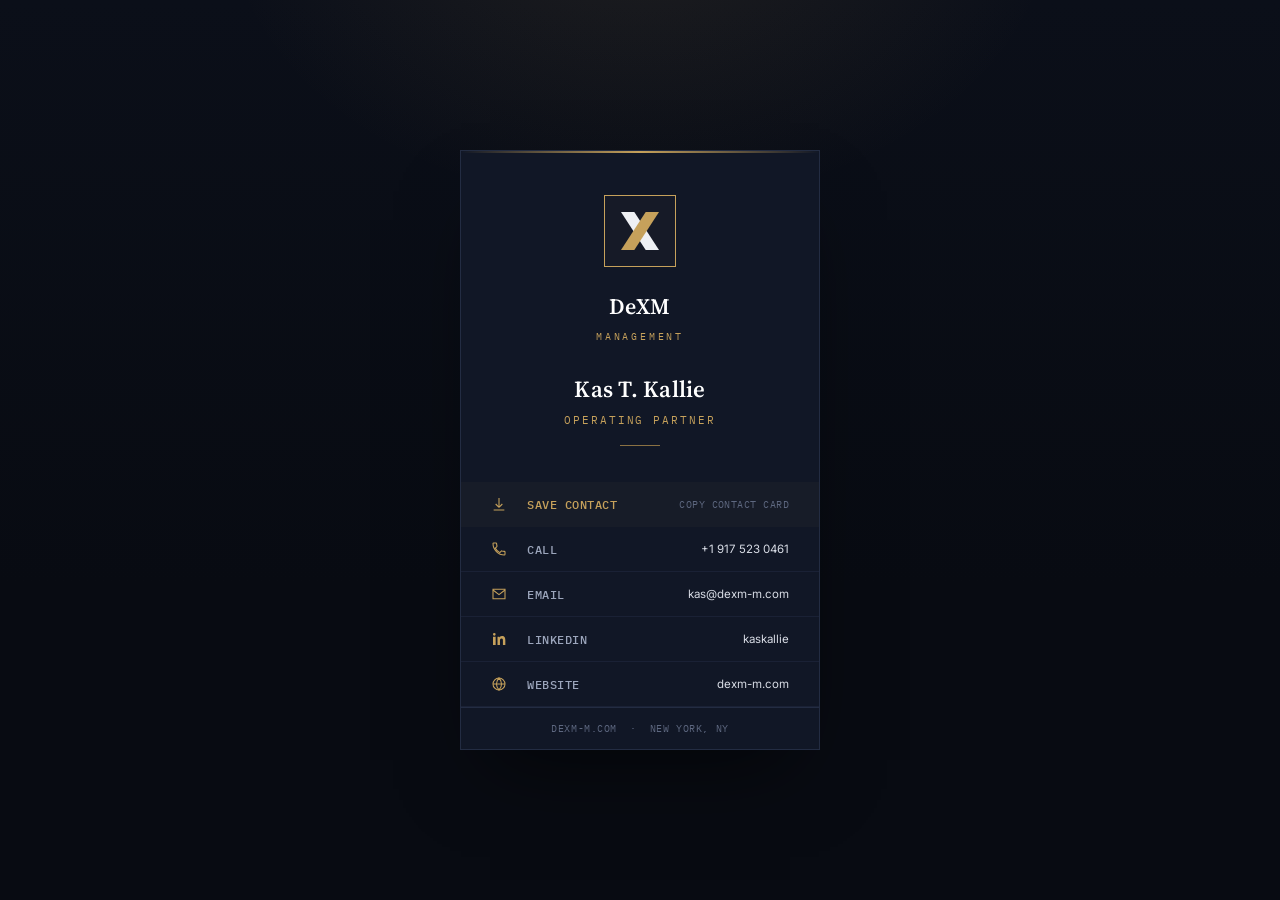
<file: kas.html>
<!DOCTYPE html>
<html lang="en">

<head>
  <meta charset="UTF-8">
  <meta name="viewport" content="width=device-width, initial-scale=1.0">
  <title>Kas T. Kallie — DeXM Management</title>
  <meta name="description" content="Kas T. Kallie, Operating Partner at DeXM Management. Digital business card.">
  <link rel="preconnect" href="https://fonts.googleapis.com">
  <link rel="preconnect" href="https://fonts.gstatic.com" crossorigin>
  <link
    href="https://fonts.googleapis.com/css2?family=Source+Serif+4:wght@500;600&family=Inter:wght@400;500;600&family=IBM+Plex+Mono:wght@400;500&display=swap"
    rel="stylesheet">
  <script src="script.js"></script>
  <style>
    :root {
      --bg: #080B12;
      --bg-alt: #0B0F19;
      --panel-solid: #111726;
      --panel-raised: #151D30;
      --line: #232C42;
      --line-soft: #1A2135;
      --text-1: #EEF0F4;
      --text-2: #9CA6BC;
      --text-3: #5E6880;
      --gold: #C6A15B;
      --gold-dim: #8A7143;
      --gold-soft: rgba(198, 161, 91, .13);
      --serif: 'Source Serif 4', Georgia, serif;
      --sans: 'Inter', -apple-system, BlinkMacSystemFont, 'Segoe UI', sans-serif;
      --mono: 'IBM Plex Mono', 'SF Mono', monospace;
    }

    * {
      margin: 0;
      padding: 0;
      box-sizing: border-box;
    }

    a {
      color: inherit;
      text-decoration: none;
    }

    button {
      font: inherit;
      cursor: pointer;
    }

    body {
      background: var(--bg);
      color: var(--text-1);
      font-family: var(--sans);
      min-height: 100vh;
      min-height: 100dvh;
      display: flex;
      align-items: center;
      justify-content: center;
      padding: 32px 18px;
      -webkit-font-smoothing: antialiased;
      position: relative;
      overflow-x: hidden;
    }

    body::before {
      content: "";
      position: fixed;
      inset: 0;
      background:
        radial-gradient(ellipse 700px 500px at 50% -10%, rgba(198, 161, 91, .10), transparent 60%),
        linear-gradient(180deg, var(--bg-alt), var(--bg) 65%);
      z-index: -1;
    }

    .card {
      width: 100%;
      max-width: 360px;
      aspect-ratio: 5/7;
      background: var(--panel-solid);
      border: 1px solid var(--line);
      display: flex;
      flex-direction: column;
      position: relative;
      box-shadow: 0 40px 80px -30px rgba(0, 0, 0, .6);
    }

    .card::before {
      content: "";
      position: absolute;
      top: 0;
      left: 0;
      right: 0;
      height: 2px;
      background: linear-gradient(90deg, transparent, var(--gold), transparent);
    }

    .card-inner {
      flex: 1;
      display: flex;
      flex-direction: column;
      align-items: center;
      justify-content: center;
      text-align: center;
      padding: 44px 30px 36px;
      gap: 22px;
    }

    /* Gold square logo treatment */
    .logo-mark {
      width: 72px;
      height: 72px;
      border: 1.5px solid var(--gold);
      display: flex;
      align-items: center;
      justify-content: center;
      margin-bottom: 2px;
      background: rgba(198, 161, 91, .025);
    }

    .logo-mark svg {
      width: 38px;
      height: 38px;
      display: block;
    }

    .logo-word {
      font-family: var(--serif);
      font-weight: 600;
      font-size: 22px;
      line-height: 1.4;
      letter-spacing: .02em;
      color: #fff;
    }

    .logo-sub {
      font-family: var(--mono);
      font-size: 10px;
      line-height: 1.6;
      letter-spacing: .28em;
      text-transform: uppercase;
      color: var(--gold);
      margin-top: 8px;
    }

    .id-block {
      margin-top: 6px;
    }

    .card-name {
      font-family: var(--serif);
      font-weight: 600;
      font-size: 23px;
      letter-spacing: .01em;
      color: #fff;
    }

    .card-role {
      font-family: var(--mono);
      font-size: 11px;
      letter-spacing: .18em;
      text-transform: uppercase;
      color: var(--gold);
      margin-top: 8px;
    }

    .card-rule {
      width: 40px;
      height: 1px;
      background: var(--gold-dim);
      margin: 18px auto 0;
    }

    .actions {
      width: 100%;
      display: flex;
      flex-direction: column;
      border-top: 0;
      border-bottom: 0;
      background: transparent;
    }

    .action-btn {
      display: grid;
      grid-template-columns: 24px minmax(72px, 1fr) auto;
      align-items: center;
      column-gap: 12px;
      position: relative;
      overflow: hidden;
      padding: 14px 30px;
      font-family: var(--mono);
      font-size: 12px;
      letter-spacing: .045em;
      text-transform: uppercase;
      color: var(--text-2);
      border: 0;
      border-bottom: 1px solid var(--line-soft);
      transition:
        background .22s ease,
        color .22s ease,
        border-color .22s ease;
      background: none;
      width: 100%;
      text-align: left;
    }

    .action-btn:last-child {
      border-bottom: none;
    }

    /* Subtle cursor-following shine: gold tint, while text remains mostly white. */
    .action-btn::after {
      content: "";
      position: absolute;
      top: -80%;
      left: -70%;
      width: 42%;
      height: 260%;
      background: linear-gradient(105deg,
          transparent 0%,
          rgba(255, 255, 255, .03) 35%,
          rgba(198, 161, 91, .20) 50%,
          rgba(255, 255, 255, .04) 65%,
          transparent 100%);
      transform: translateX(-120%) rotate(10deg);
      transition: transform .55s ease;
      pointer-events: none;
    }

    .action-btn:hover {
      background:
        linear-gradient(90deg, rgba(198, 161, 91, .10), rgba(198, 161, 91, .045) 58%, rgba(255, 255, 255, .018));
      color: #fff;
      border-bottom-color: rgba(198, 161, 91, .25);
    }

    .action-btn:hover::after {
      transform: translateX(420%) rotate(10deg);
    }

    .action-btn:focus-visible {
      outline: none;
      box-shadow: none;
    }

    .action-btn .ico {
      width: 16px;
      height: 16px;
      flex-shrink: 0;
      color: var(--gold);
      position: relative;
      z-index: 1;
    }

    .action-btn .ico svg {
      width: 100%;
      height: 100%;
    }

    .action-label,
    .action-value {
      position: relative;
      z-index: 1;
    }

    .action-label {
      color: inherit;
      font-weight: 500;
    }

    .action-value {
      color: #D8DCE5;
      text-transform: none;
      letter-spacing: 0;
      font-family: var(--sans);
      font-size: 11.5px;
      white-space: nowrap;
      overflow: hidden;
      text-overflow: ellipsis;
      text-align: right;
      cursor: pointer;
      transition: color .2s ease;
    }

    .action-btn:not(.primary) .action-value:hover {
      color: var(--gold);
    }

    .action-btn.primary {
      color: var(--gold);
      background: rgba(198, 161, 91, .035);
      border-top: 0;
      border-left: 0;
      border-right: 0;
      border-bottom-color: transparent;
      box-shadow: none;
    }

    .action-btn.primary .ico {
      color: var(--gold);
    }

    .action-btn.primary .action-value {
      color: var(--text-3);
      font-family: var(--mono);
      font-size: 10px;
      text-transform: uppercase;
      letter-spacing: .045em;
    }

    .copy-status {
      position: absolute;
      left: 30px;
      bottom: -18px;
      font-family: var(--mono);
      font-size: 9px;
      letter-spacing: .07em;
      text-transform: uppercase;
      color: var(--gold);
      opacity: 0;
      transition: opacity .2s ease, transform .2s ease;
      transform: translateY(4px);
      pointer-events: none;
      white-space: nowrap;
    }

    .copy-status.show {
      opacity: 1;
      transform: translateY(0);
    }

    .card-foot {
      padding: 14px 30px;
      font-family: var(--mono);
      font-size: 9.5px;
      letter-spacing: .06em;
      color: var(--text-3);
      text-align: center;
      border-top: 1px solid var(--line);
    }

    /* Optional site-header treatment to use on the main DeXM pages. */
    .site-logo {
      display: inline-flex;
      align-items: center;
      gap: 10px;
      font-family: var(--serif);
      font-weight: 600;
      font-size: 18px;
    }

    .site-logo-mark {
      width: 34px;
      height: 34px;
      border: 1px solid var(--gold);
      display: inline-flex;
      align-items: center;
      justify-content: center;
      background: rgba(198, 161, 91, .035);
    }

    .site-logo-mark svg {
      width: 20px;
      height: 20px;
      display: block;
    }

    @media(max-width:400px) {
      .card {
        max-width: 100%;
        aspect-ratio: auto;
        min-height: 640px;
      }

      .action-btn {
        padding-left: 22px;
        padding-right: 22px;
      }

      .action-value {
        font-size: 10.5px;
      }
    }

    @media(max-width:340px) {
      .action-btn {
        grid-template-columns: 22px minmax(64px, 1fr);
      }

      .action-value {
        grid-column: 2;
        grid-row: 2;
        text-align: left;
        margin-top: 2px;
      }
    }
  </style>
</head>

<body>

  <div class="card">
    <div class="card-inner">
      <div class="logo-mark" aria-label="DeXM Management logo">
        <svg viewBox="0 0 40 40" xmlns="http://www.w3.org/2000/svg" aria-hidden="true">
          <polygon points="0,0 14,0 40,40 26,40" fill="#EEF0F4" />
          <polygon points="40,0 26,0 0,40 14,40" fill="#C6A15B" />
        </svg>
      </div>

      <div>
        <p class="logo-word">DeXM</p>
        <p class="logo-sub">Management</p>
      </div>

      <div class="id-block">
        <p class="card-name">Kas T. Kallie</p>
        <p class="card-role">Operating Partner</p>
        <div class="card-rule"></div>
      </div>
    </div>

    <div class="actions">
      <button class="action-btn primary" type="button" id="saveContactBtn" aria-label="Copy contact information">
        <span class="ico">
          <svg viewBox="0 0 24 24" fill="none" stroke="currentColor" stroke-width="1.6">
            <path d="M12 3v14m0 0l-5-5m5 5l5-5M4 21h16" />
          </svg>
        </span>
        <span class="action-label">Save Contact</span>
        <span class="action-value">Copy contact card</span>
      </button>

      <a class="action-btn" href="tel:+19175230461" aria-label="Call Kas T. Kallie">
        <span class="ico">
          <svg viewBox="0 0 24 24" fill="none" stroke="currentColor" stroke-width="1.6">
            <path
              d="M6.6 10.8c1.4 2.8 3.8 5.1 6.6 6.6l2.2-2.2c.3-.3.7-.4 1-.2 1.1.4 2.3.6 3.6.6.6 0 1 .4 1 1V20c0 .6-.4 1-1 1C10.9 21 3 13.1 3 3.9c0-.6.4-1 1-1h3.4c.6 0 1 .4 1 1 0 1.2.2 2.4.6 3.6.1.4 0 .8-.3 1L6.6 10.8z" />
          </svg>
        </span>
        <span class="action-label">Call</span>
        <span class="action-value">+1 917 523 0461</span>
      </a>

      <a class="action-btn" href="mailto:kas@dexm-m.com" aria-label="Email Kas T. Kallie">
        <span class="ico">
          <svg viewBox="0 0 24 24" fill="none" stroke="currentColor" stroke-width="1.6">
            <path d="M3 5h18v14H3V5z" />
            <path d="M3 6l9 7 9-7" />
          </svg>
        </span>
        <span class="action-label">Email</span>
        <span class="action-value">kas@dexm-m.com</span>
      </a>

      <a class="action-btn" href="https://www.linkedin.com/in/kaskallie" target="_blank" rel="noopener"
        aria-label="Open Kas T. Kallie's LinkedIn">
        <span class="ico">
          <svg viewBox="0 0 24 24" fill="currentColor">
            <path
              d="M6.94 5a2 2 0 11-4-.002 2 2 0 014 .002zM7 8.48H3V21h4V8.48zM13.5 8.48H9.75V21h3.7v-6.3c0-1.67.32-3.28 2.38-3.28 2.03 0 2.06 1.9 2.06 3.39V21H21.5v-7.06c0-3.7-.8-6.56-5.13-6.56-2.08 0-3.47 1.14-4.04 2.22h-.06V8.48h-3v0z" />
          </svg>
        </span>
        <span class="action-label">LinkedIn</span>
        <span class="action-value">kaskallie</span>
      </a>

      <a class="action-btn" href="https://www.dexm-m.com/index.html" aria-label="Open DeXM Management website">
        <span class="ico">
          <svg viewBox="0 0 24 24" fill="none" stroke="currentColor" stroke-width="1.6">
            <circle cx="12" cy="12" r="9" />
            <path d="M3 12h18M12 3c2.5 2.5 3.8 5.7 3.8 9s-1.3 6.5-3.8 9c-2.5-2.5-3.8-5.7-3.8-9S9.5 5.5 12 3z" />
          </svg>
        </span>
        <span class="action-label">Website</span>
        <span class="action-value">dexm-m.com</span>
      </a>

      <span class="copy-status" id="copyStatus" aria-live="polite">Contact table copied</span>
    </div>

    <div class="card-foot">DEXM-M.COM &nbsp;·&nbsp; NEW YORK, NY</div>
  </div>

  <!-- Contact card copy functionality is handled by script.js -->

</body>

</html>
</file>
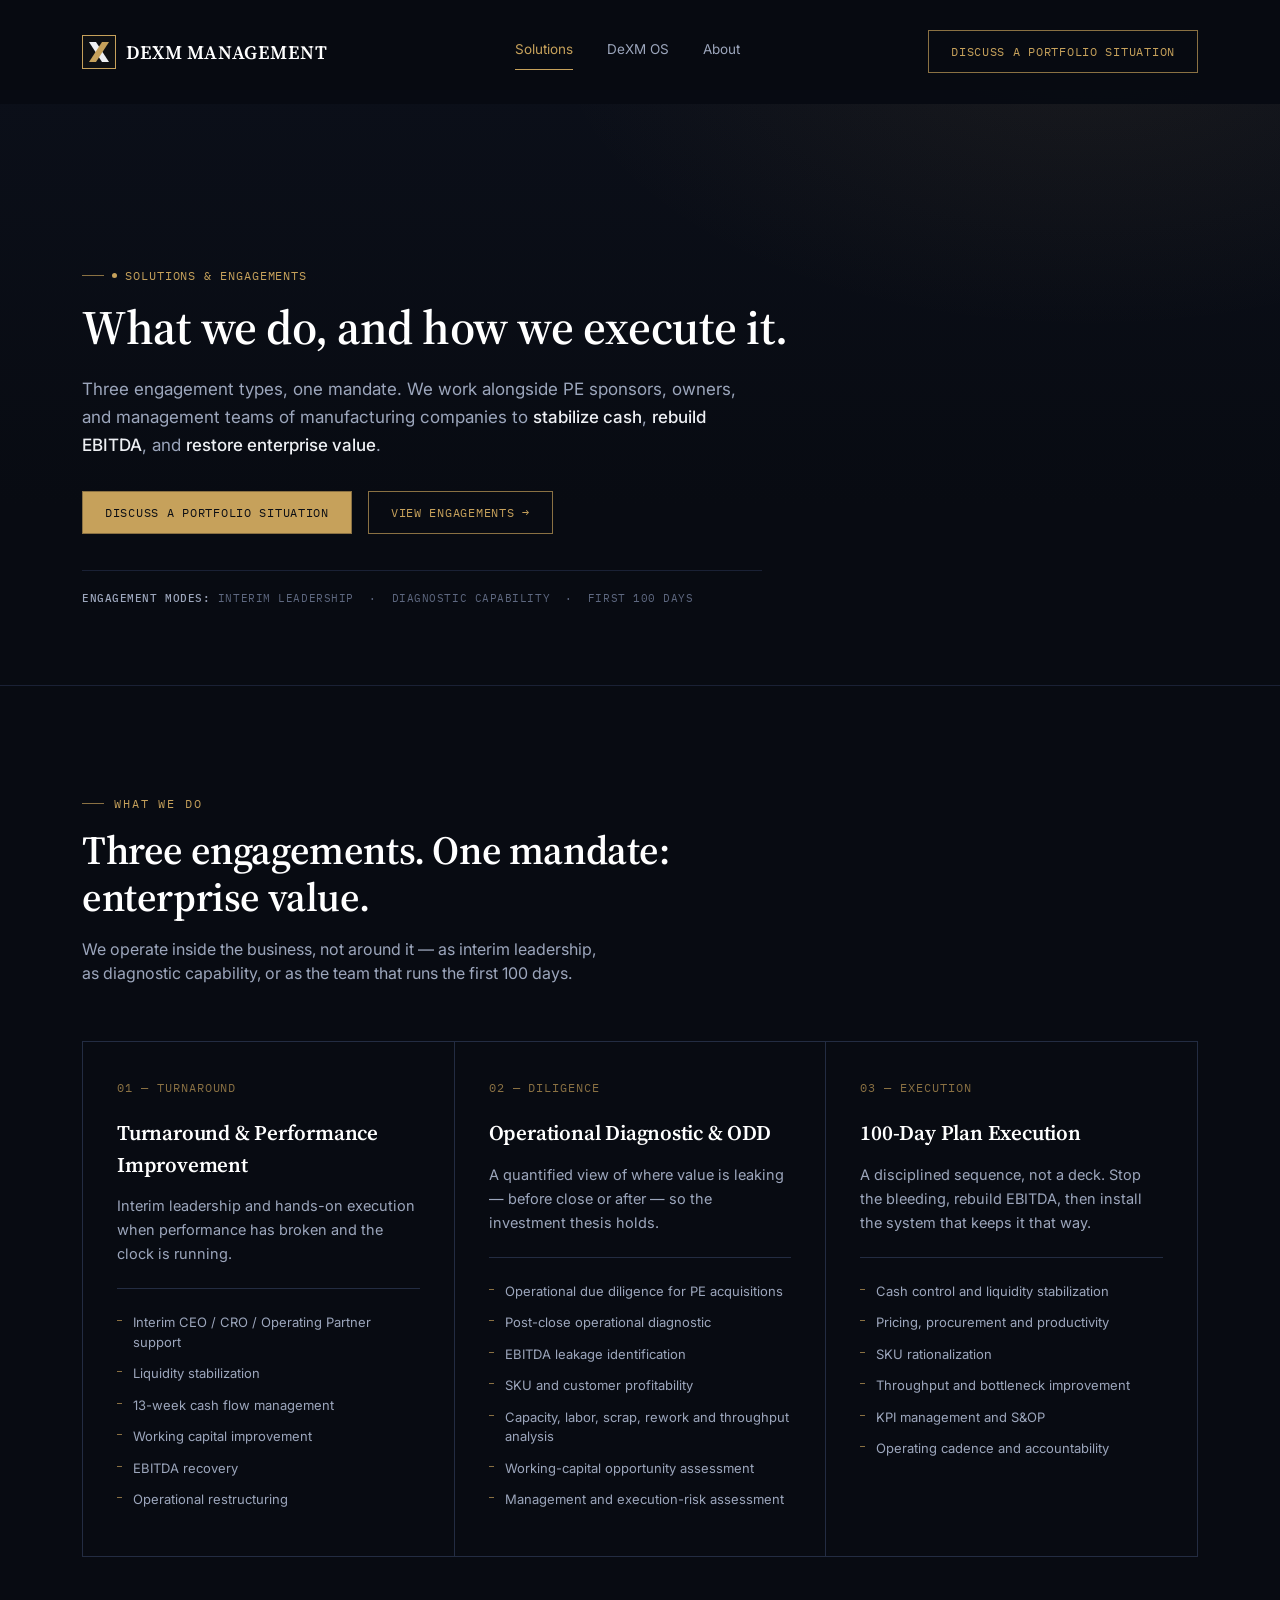
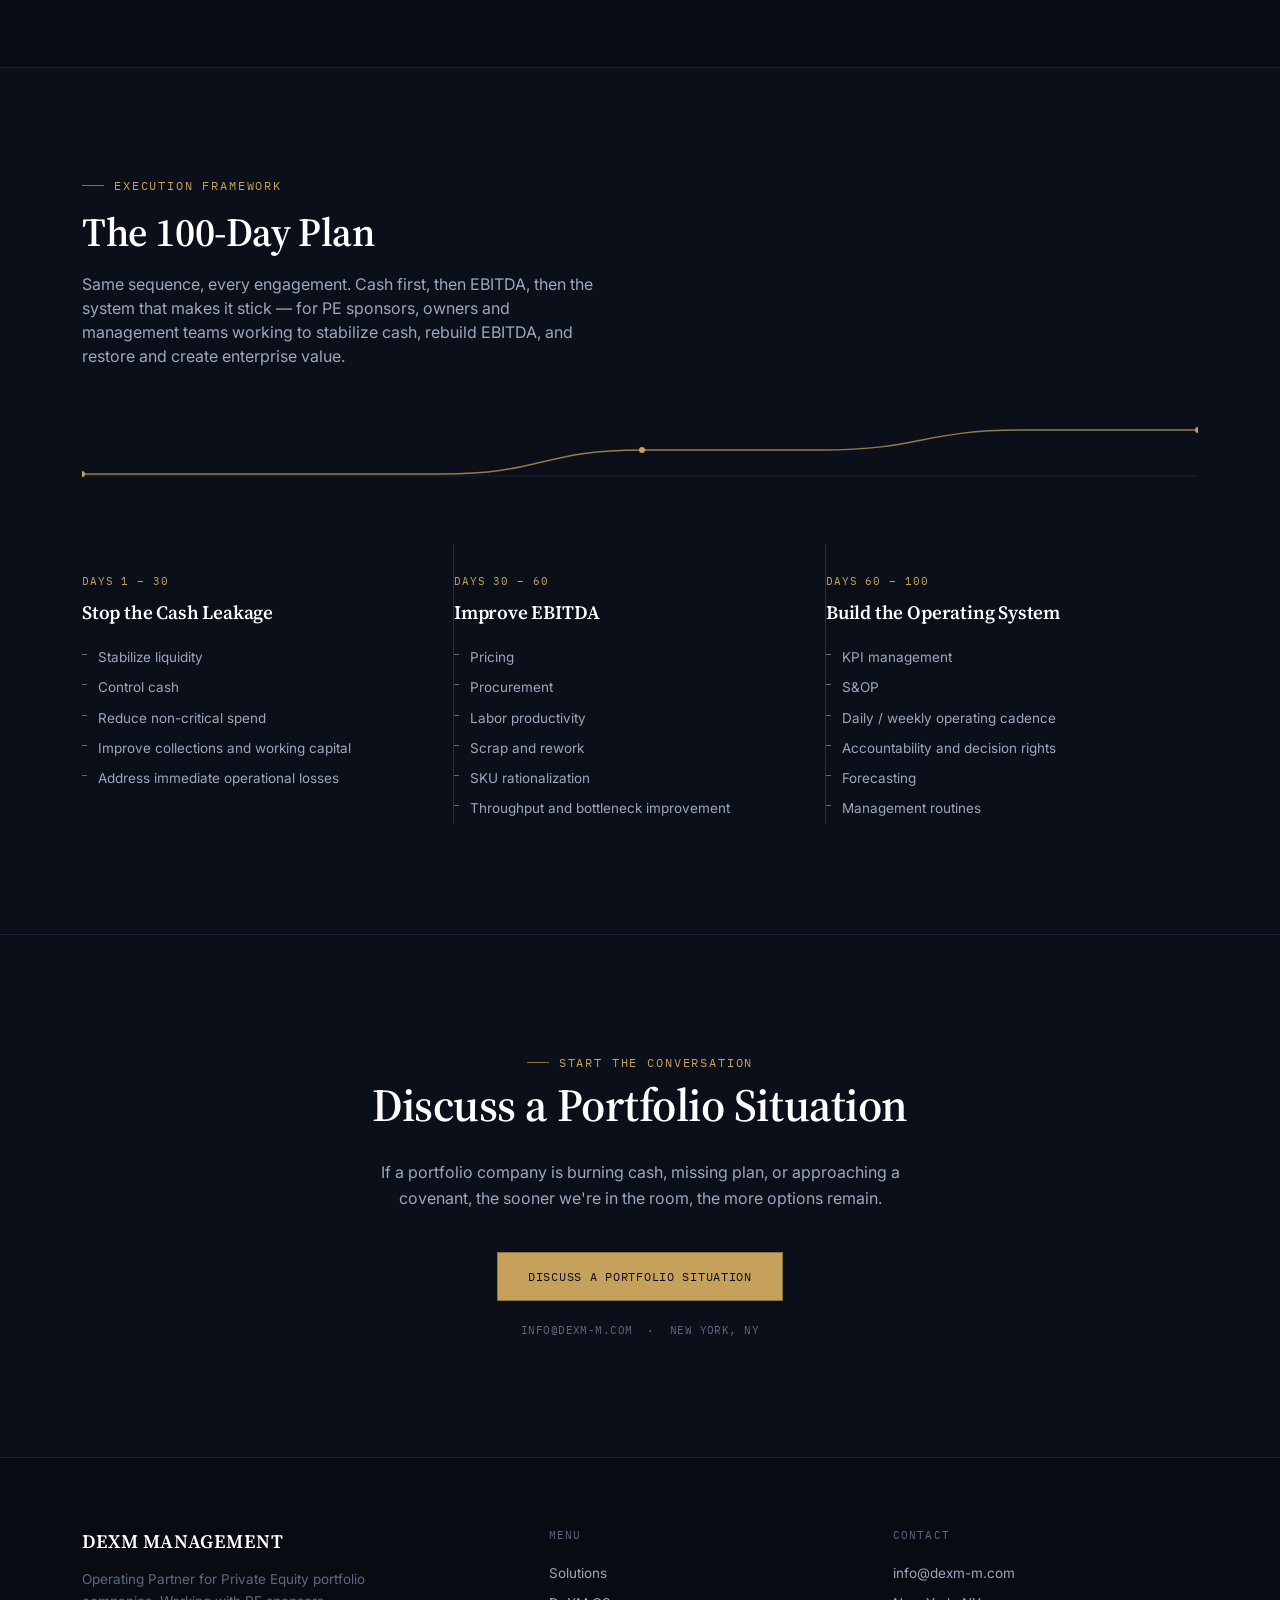
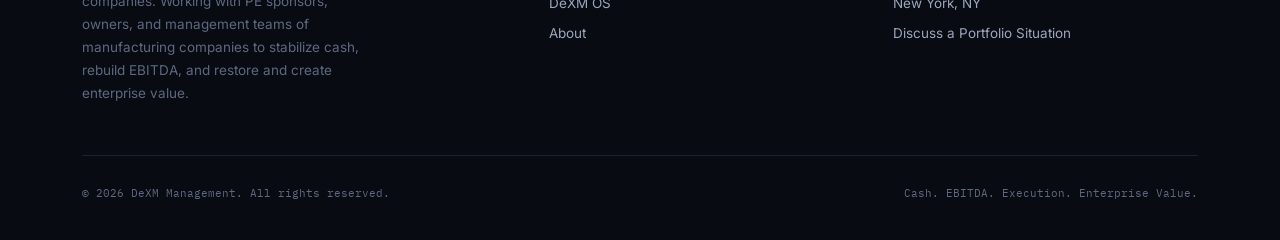
<file: solutions.html>
<!DOCTYPE html>
<html lang="en">

<head>
  <meta charset="UTF-8">
  <meta name="viewport" content="width=device-width, initial-scale=1.0">
  <title>Solutions — DeXM Management</title>
  <meta name="description"
    content="Turnaround & performance improvement, operational diagnostics, and disciplined 100-day execution for PE sponsors, owners and management teams of manufacturing companies.">
  <link rel="preconnect" href="https://fonts.googleapis.com">
  <link rel="preconnect" href="https://fonts.gstatic.com" crossorigin>
  <link
    href="https://fonts.googleapis.com/css2?family=Source+Serif+4:opsz,wght@8..60,400;8..60,500;8..60,600;8..60,700&family=Inter:wght@400;500;600;700&family=IBM+Plex+Mono:wght@400;500;600&display=swap"
    rel="stylesheet">
  <link rel="stylesheet" href="style.css?v=1.0">
</head>

<body>

  <header id="siteHeader">
    <div class="wrap">
      <a href="index.html" class="logo">
        <span class="site-logo-mark" aria-hidden="true">
          <svg viewBox="0 0 40 40" xmlns="http://www.w3.org/2000/svg">
            <polygon points="0,0 14,0 40,40 26,40" fill="#EEF0F4" />
            <polygon points="40,0 26,0 0,40 14,40" fill="#C6A15B" />
          </svg>
        </span>
        <span>DeXM Management</span>
      </a>
      <button class="menu-toggle" id="menuToggle" aria-label="Toggle menu" aria-expanded="false">Menu</button>
      <nav class="primary-nav" id="primaryNav">
        <a href="solutions.html" class="active">Solutions</a>
        <a href="dexm-os.html">DeXM OS</a>
        <a href="about.html">About</a>
      </nav>
      <div class="header-cta">
        <a href="#" class="btn btn-text" data-open-modal>Discuss a Portfolio Situation</a>
      </div>
    </div>
  </header>
  <div class="nav-scrim" id="navScrim"></div>

  <main>

    <!-- PAGE HERO -->
    <section class="page-hero">
      <div class="wrap">
        <div class="hero-content">
          <div class="eyebrow">
            <span class="eyebrow-dot"></span>
            SOLUTIONS &amp; ENGAGEMENTS
          </div>

          <h1>What we do, and how we execute it.</h1>

          <p class="hero-sub">
            Three engagement types, one mandate. We work alongside PE sponsors, owners, and management teams of
            manufacturing companies to <b>stabilize cash</b>, <b>rebuild EBITDA</b>, and <b>restore enterprise
              value</b>.
          </p>

          <div class="hero-ctas">
            <a href="#" class="btn btn-solid" data-open-modal>Discuss a Portfolio Situation</a>
            <a href="#services" class="btn btn-text">View Engagements &rarr;</a>
          </div>

          <div class="hero-sectors">
            <b>ENGAGEMENT MODES:</b> INTERIM LEADERSHIP &nbsp;·&nbsp; DIAGNOSTIC CAPABILITY &nbsp;·&nbsp; FIRST 100 DAYS
          </div>
        </div>
      </div>
    </section>
    <!-- SERVICES -->
    <section class="services" id="services">
      <div class="wrap">
        <div class="section-head rv">
          <div class="eyebrow">WHAT WE DO</div>
          <h2>Three engagements. One mandate: enterprise value.</h2>
          <p>We operate inside the business, not around it — as interim leadership, as diagnostic capability, or as the
            team that runs the first 100 days.</p>
        </div>

        <div class="service-list rv">
          <div class="service-card">
            <div class="service-num">01 — TURNAROUND</div>
            <h3>Turnaround &amp; Performance Improvement</h3>
            <p>Interim leadership and hands-on execution when performance has broken and the clock is running.</p>
            <ul>
              <li>Interim CEO / CRO / Operating Partner support</li>
              <li>Liquidity stabilization</li>
              <li>13-week cash flow management</li>
              <li>Working capital improvement</li>
              <li>EBITDA recovery</li>
              <li>Operational restructuring</li>
            </ul>
          </div>

          <div class="service-card">
            <div class="service-num">02 — DILIGENCE</div>
            <h3>Operational Diagnostic &amp; ODD</h3>
            <p>A quantified view of where value is leaking — before close or after — so the investment thesis holds.</p>
            <ul>
              <li>Operational due diligence for PE acquisitions</li>
              <li>Post-close operational diagnostic</li>
              <li>EBITDA leakage identification</li>
              <li>SKU and customer profitability</li>
              <li>Capacity, labor, scrap, rework and throughput analysis</li>
              <li>Working-capital opportunity assessment</li>
              <li>Management and execution-risk assessment</li>
            </ul>
          </div>

          <div class="service-card">
            <div class="service-num">03 — EXECUTION</div>
            <h3>100-Day Plan Execution</h3>
            <p>A disciplined sequence, not a deck. Stop the bleeding, rebuild EBITDA, then install the system that keeps
              it that way.</p>
            <ul>
              <li>Cash control and liquidity stabilization</li>
              <li>Pricing, procurement and productivity</li>
              <li>SKU rationalization</li>
              <li>Throughput and bottleneck improvement</li>
              <li>KPI management and S&amp;OP</li>
              <li>Operating cadence and accountability</li>
            </ul>
          </div>
        </div>
      </div>
    </section>

    <!-- 100 DAY PLAN -->
    <section class="plan" id="plan">
      <div class="wrap">
        <div class="section-head rv">
          <div class="eyebrow">EXECUTION FRAMEWORK</div>
          <h2>The 100-Day Plan</h2>
          <p>Same sequence, every engagement. Cash first, then EBITDA, then the system that makes it stick — for PE
            sponsors, owners and management teams working to stabilize cash, rebuild EBITDA, and restore and create
            enterprise value.</p>
        </div>

        <div class="plan-graphic rv">
          <svg class="bridge-svg" viewBox="0 0 1116 64" preserveAspectRatio="none">
            <line x1="0" y1="52" x2="1116" y2="52" stroke="#1A2135" stroke-width="1" />
            <path d="M0,50 L360,50 C 460,50 460,26 560,26 L 740,26 C 840,26 840,6 940,6 L1116,6" fill="none"
              stroke="#C6A15B" stroke-width="1.5" opacity="0.75" />
            <circle cx="0" cy="50" r="3" fill="#C6A15B" />
            <circle cx="560" cy="26" r="3" fill="#C6A15B" />
            <circle cx="1116" cy="6" r="3" fill="#C6A15B" />
          </svg>
        </div>

        <div class="phase-row rv">
          <div class="phase">
            <div class="phase-range">Days 1 – 30</div>
            <h3>Stop the Cash Leakage</h3>
            <ul>
              <li>Stabilize liquidity</li>
              <li>Control cash</li>
              <li>Reduce non-critical spend</li>
              <li>Improve collections and working capital</li>
              <li>Address immediate operational losses</li>
            </ul>
          </div>
          <div class="phase">
            <div class="phase-range">Days 30 – 60</div>
            <h3>Improve EBITDA</h3>
            <ul>
              <li>Pricing</li>
              <li>Procurement</li>
              <li>Labor productivity</li>
              <li>Scrap and rework</li>
              <li>SKU rationalization</li>
              <li>Throughput and bottleneck improvement</li>
            </ul>
          </div>
          <div class="phase">
            <div class="phase-range">Days 60 – 100</div>
            <h3>Build the Operating System</h3>
            <ul>
              <li>KPI management</li>
              <li>S&amp;OP</li>
              <li>Daily / weekly operating cadence</li>
              <li>Accountability and decision rights</li>
              <li>Forecasting</li>
              <li>Management routines</li>
            </ul>
          </div>
        </div>
      </div>
    </section>

    <!-- CALL -->
    <section class="final-cta" id="contact">
      <div class="wrap rv">
        <div class="eyebrow" style="justify-content:center;">START THE CONVERSATION</div>
        <h2>Discuss a Portfolio Situation</h2>
        <p>If a portfolio company is burning cash, missing plan, or approaching a covenant, the sooner we're in the
          room, the more options remain.</p>
        <a href="#" class="btn btn-solid" data-open-modal>Discuss a Portfolio Situation</a>
        <div class="final-cta-note">INFO@DEXM-M.COM &nbsp;·&nbsp; NEW YORK, NY</div>
      </div>
    </section>

  </main>

  <footer>
    <div class="wrap">
      <div class="footer-top">
        <div class="footer-brand">
          <a href="index.html" class="logo">DeXM Management</a>
          <p>Operating Partner for Private Equity portfolio companies. Working with PE sponsors, owners, and management
            teams of manufacturing companies to stabilize cash, rebuild EBITDA, and restore and create enterprise value.
          </p>
        </div>
        <div class="footer-col">
          <h4>Menu</h4>
          <a href="solutions.html">Solutions</a>
          <a href="dexm-os.html">DeXM OS</a>
          <a href="about.html">About</a>
        </div>
        <div class="footer-col">
          <h4>Contact</h4>
          <a href="mailto:info@dexm-m.com">info@dexm-m.com</a>
          <span class="fline">New York, NY</span>
          <a href="#" data-open-modal>Discuss a Portfolio Situation</a>
        </div>
      </div>
      <div class="footer-bottom">
        <span>© 2026 DeXM Management. All rights reserved.</span>
        <span>Cash. EBITDA. Execution. Enterprise Value.</span>
      </div>
    </div>
  </footer>

  <!-- CONTACT MODAL -->
  <div class="modal-scrim" id="contactModal">
    <div class="modal">
      <button class="modal-close" data-modal-close aria-label="Close">&times;</button>
      <h3>Discuss a Portfolio Situation</h3>
      <p class="modal-sub">Tell us briefly about the situation. We typically respond within one business day.</p>
      <form id="contactForm" action="https://formsubmit.co/ajax/32736ca396a6aaaacb12708ec364e38f" method="POST">
        <input type="hidden" name="_subject" value="New portfolio inquiry — DeXM Management website">
        <input type="hidden" name="_template" value="table">
        <input type="hidden" name="_captcha" value="false">
        <input type="text" name="_honey" style="display:none" tabindex="-1" autocomplete="off">
        <div class="field">
          <label for="cf-name">Name</label>
          <input type="text" id="cf-name" name="name" required>
        </div>
        <div class="field">
          <label for="cf-email">Email</label>
          <input type="email" id="cf-email" name="email" required>
        </div>
        <div class="field">
          <label for="cf-tel">Tel.</label>
          <input type="tel" id="cf-tel" name="tel">
        </div>
        <div class="field">
          <label for="cf-message">Message</label>
          <textarea id="cf-message" name="message" placeholder="Briefly describe the portfolio situation"></textarea>
        </div>
        <button type="submit" class="btn btn-solid modal-submit">Send</button>
        <div class="form-status" id="formStatus"></div>
      </form>
    </div>
  </div>

  <script src="script.js"></script>
</body>

</html>
</file>
<file: style.css>
:root{
  --bg:#080B12;--bg-alt:#0B0F19;--panel-solid:#111726;--panel-raised:#151D30;
  --line:#232C42;--line-soft:#1A2135;--text-1:#EEF0F4;--text-2:#9CA6BC;
  --text-3:#5E6880;--gold:#C6A15B;--gold-dim:#8A7143;--green:#5FAE84;
  --red:#C15C52;--white:#fff;
  --serif:'Source Serif 4',Georgia,serif;
  --sans:'Inter',-apple-system,BlinkMacSystemFont,'Segoe UI',sans-serif;
  --mono:'IBM Plex Mono','SF Mono',monospace;
  --maxw:1180px;
}

*{margin:0;padding:0;box-sizing:border-box}
html{scroll-behavior:smooth}
body{
  background:var(--bg);color:var(--text-1);font-family:var(--sans);
  line-height:1.5;-webkit-font-smoothing:antialiased;
  overflow-x:hidden;padding-top:90px
}
a{color:inherit;text-decoration:none}
ul{list-style:none}
img,svg{display:block;max-width:100%}
button{font:inherit;cursor:pointer}
::selection{background:var(--gold-dim);color:var(--white)}
a:focus-visible,button:focus-visible,input:focus-visible,textarea:focus-visible{
  outline:2px solid var(--gold);outline-offset:3px
}
.wrap{max-width:var(--maxw);margin:auto;padding:0 32px}
section{position:relative}
@media(prefers-reduced-motion:reduce){
  html{scroll-behavior:auto}
  *{animation-duration:.001ms!important;transition-duration:.001ms!important}
}@media(max-width:640px){.wrap{padding:0 20px}}

.eyebrow{
  display:flex;align-items:center;gap:10px;
  font:11.5px var(--mono);letter-spacing:.16em;text-transform:uppercase;
  color:var(--gold)
}
.eyebrow::before{content:"";width:22px;height:1px;background:var(--gold-dim)}
h1,h2,h3{font-family:var(--serif);font-weight:600;letter-spacing:-.01em;color:var(--white)}
.section-head{max-width:640px;margin-bottom:56px}
.section-head h2{font-size:clamp(28px,3.4vw,40px);margin-top:16px;line-height:1.18}
.section-head p{color:var(--text-2);margin-top:16px;font-size:16px;max-width:520px}
.section-head.center{margin:0 auto;text-align:center}
.section-head.center .eyebrow{justify-content:center}
.section-head.center .eyebrow::before{display:none}
.section-head.center p{margin:auto}

.rv{opacity:0;transform:translateY(18px);transition:opacity .7s ease,transform .7s ease}
.rv.in{opacity:1;transform:none}
/* Header */
header{
  position:fixed;inset:0 0 auto;z-index:100;padding:30px 0;
  background:rgba(8,11,18,.96);
  border-bottom:1px solid transparent;
  box-shadow:inset 0 -1px 0 rgba(255,255,255,0);
  transition:background .3s,box-shadow .3s,padding .3s
}
header.scrolled{
  background:rgba(8,11,18,.9);backdrop-filter:blur(10px);
  border-bottom-color:transparent;box-shadow:inset 0 -1px 0 rgba(255,255,255,.02);padding:20px 0
}
header .wrap{display:flex;align-items:center;justify-content:space-between;gap:24px}

.logo{
  display:inline-flex;align-items:center;gap:10px;
  font:600 19px var(--serif);letter-spacing:.03em;text-transform:uppercase;
  color:var(--white);white-space:nowrap;transition:color .2s
}
.logo:hover{color:var(--gold)}
.logo svg{flex-shrink:0;transition:transform .2s}
.logo:hover svg{transform:scale(1.05)}
.site-logo-mark{
  width:34px;height:34px;border:1px solid var(--gold);
  display:inline-flex;align-items:center;justify-content:center;
  background:rgba(198,161,91,.035);flex-shrink:0
}
.site-logo-mark svg{width:20px;height:20px}

nav.primary-nav{display:flex;gap:34px}
nav.primary-nav a{
  position:relative;padding-bottom:4px;
  font-size:13.5px;color:var(--text-2);transition:color .2s
}
nav.primary-nav a:hover{color:var(--text-1)}
nav.primary-nav a.active{color:var(--gold)}
nav.primary-nav a.active::after{
  content:"";position:absolute;left:0;right:0;bottom:-6px;height:1px;background:var(--gold)
}
.header-cta{display:flex;align-items:center;gap:20px}
.menu-toggle{
  display:none;background:none;border:1px solid var(--line);color:var(--text-1);
  padding:9px 12px;font:11px var(--mono);letter-spacing:.08em;text-transform:uppercase
}
.nav-scrim{
  position:fixed;inset:0;background:rgba(4,6,10,.6);z-index:140;
  opacity:0;pointer-events:none;transition:opacity .3s
}
.nav-scrim.open{opacity:1;pointer-events:auto}
/* Buttons */
.btn{
  display:inline-flex;align-items:center;gap:10px;white-space:nowrap;
  padding:13px 22px;border:1px solid var(--gold-dim);
  background:transparent;color:var(--gold);
  font:12px var(--mono);letter-spacing:.06em;text-transform:uppercase;
  transition:all .25s
}
.btn:hover{background:var(--gold);color:#0B0E14;border-color:var(--gold)}
.btn-solid{background:var(--gold);color:#0B0E14}
.btn-solid:hover{background:#DDB874}
.btn-ghost{border-color:var(--line);color:var(--text-2)}
.btn-ghost:hover{border-color:var(--text-2);color:var(--text-1);background:transparent}
/* Heroes */
.page-hero,.hero{position:relative;border-bottom:1px solid var(--line-soft)}
.page-hero{padding:168px 0 80px}
.hero{padding:168px 0 80px}
.page-hero::before,.hero::before{
  content:"";position:absolute;inset:0;z-index:-1;
  background:
    radial-gradient(ellipse 900px 500px at 85% -10%,rgba(198,161,91,.08),transparent 60%),
    linear-gradient(180deg,var(--bg-alt),var(--bg) 70%)
}
.page-hero .hero-content{max-width:780px}
.page-hero .eyebrow{display:inline-flex;gap:8px;letter-spacing:.08em}
.page-hero .eyebrow-dot{width:5px;height:5px;background:var(--gold);border-radius:50%}
.page-hero h1{font-size:clamp(32px,4.2vw,48px);line-height:1.12;margin:18px 0 20px}
.page-hero .hero-sub{color:var(--text-2);font-size:17px;line-height:1.65;max-width:680px;margin-bottom:32px}
.page-hero .hero-sub b{color:var(--text-1);font-weight:500}
.page-hero .hero-ctas{display:flex;gap:16px;align-items:center;flex-wrap:wrap;margin-bottom:36px}
.page-hero .hero-sectors{
  font:11px var(--mono);color:var(--text-3);letter-spacing:.05em;
  border-top:1px solid var(--line-soft);padding-top:20px;max-width:680px
}
.page-hero .hero-sectors b{color:var(--text-2);font-weight:500}
.page-hero-grid,.hero-grid{display:grid;gap:56px;align-items:center}
.page-hero-grid{grid-template-columns:1.1fr .9fr}
.hero-grid{grid-template-columns:1.05fr .95fr}
.page-hero .hero-photo{aspect-ratio:4/3}
/* Panels */
.panel{background:var(--panel-solid);border:1px solid var(--line);position:relative}
.panel-head{
  display:flex;justify-content:space-between;align-items:center;gap:12px;
  padding:16px 20px;border-bottom:1px solid var(--line);
  font:10.5px var(--mono);letter-spacing:.1em;text-transform:uppercase;color:var(--text-3)
}
.panel-head .dot{
  display:inline-block;width:6px;height:6px;border-radius:50%;
  background:var(--gold);margin-right:8px;box-shadow:0 0 0 3px rgba(198,161,91,.15)
}
.metric-grid{display:grid;grid-template-columns:1fr 1fr}
.metric{padding:26px 22px;border-right:1px solid var(--line);border-bottom:1px solid var(--line)}
.metric:nth-child(2n){border-right:0}
.metric:nth-child(3),.metric:nth-child(4){border-bottom:0}
.metric-label{font:10.5px var(--mono);color:var(--text-3);letter-spacing:.05em;text-transform:uppercase;margin-bottom:10px}
.metric-value{font:500 26px var(--mono);color:var(--white)}
.metric-value small{font-size:13px;color:var(--text-3);font-weight:400}
.panel-foot{padding:14px 20px;border-top:1px solid var(--line);font:10px var(--mono);color:var(--text-3)}
/* Statement / Narrative */
.statement{padding:100px 0;border-bottom:1px solid var(--line-soft);background:var(--bg-alt)}
.statement .wrap{max-width:840px;text-align:center}
.statement h2{font-size:clamp(24px,3vw,34px);line-height:1.45;font-weight:500}
.statement h2 em{font-style:normal;color:var(--gold)}
.statement-rule{width:1px;height:44px;background:var(--line);margin:0 auto 36px}

.narrative{padding:90px 0;border-bottom:1px solid var(--line-soft)}
.narrative:nth-of-type(even){background:var(--bg-alt)}
.narrative-grid{display:grid;grid-template-columns:.5fr 1fr;gap:56px}
.narrative-tag{font:11px var(--mono);letter-spacing:.12em;text-transform:uppercase;color:var(--text-3);padding-top:6px}
.narrative-body h2{font-size:clamp(24px,2.8vw,32px);margin-bottom:18px}
.narrative-body p{color:var(--text-2);font-size:15.5px;line-height:1.75;max-width:640px;margin-bottom:14px}
.narrative-body ul{margin-top:18px;display:grid;gap:10px}
.narrative-body li{font-size:14.5px;color:var(--text-2);padding-left:18px;position:relative}
.narrative-body li::before{
  content:"—";position:absolute;left:0;color:var(--gold-dim);font-family:var(--mono)
}
.narrative-body li strong{color:var(--text-1);font-weight:600}
/* Services */
.services{padding:110px 0;border-bottom:1px solid var(--line-soft)}
.service-list{display:grid;grid-template-columns:repeat(3,1fr);gap:1px;background:var(--line);border:1px solid var(--line)}
.service-card{background:var(--bg);padding:38px 34px 40px;transition:background .3s}
.service-card:hover{background:var(--panel-raised)}
.service-num{font:12px var(--mono);color:var(--gold-dim);letter-spacing:.08em;margin-bottom:22px}
.service-card h3{font-size:21px;margin-bottom:14px}
.service-card p{color:var(--text-2);font-size:14.5px;line-height:1.65;margin-bottom:22px}
.service-card ul{border-top:1px solid var(--line);padding-top:18px}
.service-card li{font-size:13px;color:var(--text-2);padding:6px 0 6px 16px;position:relative}
.service-card li::before{content:"";position:absolute;left:0;top:13px;width:5px;height:1px;background:var(--gold-dim)}
/* Plan */
.plan{padding:110px 0;border-bottom:1px solid var(--line-soft);background:var(--bg-alt)}
.plan-graphic{margin-bottom:56px}
.phase-row{display:grid;grid-template-columns:repeat(3,1fr)}
.phase{padding:30px 30px 0 0}
.phase:not(:last-child){border-right:1px solid var(--line)}
.phase-range{font:11px var(--mono);letter-spacing:.08em;color:var(--gold);text-transform:uppercase;margin-bottom:10px}
.phase h3{font-size:19px;margin-bottom:16px}
.phase ul li{font-size:13.5px;color:var(--text-2);padding:5px 0 5px 16px;position:relative}
.phase ul li::before{content:"";position:absolute;left:0;top:12px;width:5px;height:1px;background:var(--text-3)}
.bridge-svg{width:100%;height:64px}
.section-photo{margin-top:64px;border:1px solid var(--line);overflow:hidden;position:relative}

.section-photo img{width:100%;max-height:420px;object-fit:cover}
.section-photo-cap{
position:absolute;inset:auto 0 0;padding:16px 22px;
background:linear-gradient(to top,rgba(6,8,13,.92),transparent);
font:10.5px var(--mono);letter-spacing:.06em;text-transform:uppercase;color:var(--text-2)
}
/* Results */
.results{padding:110px 0;border-bottom:1px solid var(--line-soft)}
.results-grid{display:grid;grid-template-columns:repeat(4,1fr);gap:1px;background:var(--line);border:1px solid var(--line)}
.stat{background:var(--bg);padding:32px 22px}
.stat-num{font:500 clamp(22px,2.2vw,28px) var(--mono);color:var(--white)}
.stat-num.up::after{content:" ↑";color:var(--green);font-size:16px}
.stat-num.down::after{content:" ↓";color:var(--green);font-size:16px}
.stat-label{font-size:12.5px;color:var(--text-3);margin-top:8px;line-height:1.4}
/* Footprint */
.footprint{padding:100px 0;border-bottom:1px solid var(--line-soft);background:var(--bg-alt)}
.footprint-lede{font:18px/1.7 var(--serif);color:var(--text-1);max-width:820px;margin-bottom:56px}
.footprint-lede strong{color:var(--gold)}
.footprint-cols{display:grid;grid-template-columns:1fr 1fr;gap:1px;background:var(--line);border:1px solid var(--line)}
.footprint-col{background:var(--bg);padding:32px 34px}
.footprint-col h4{font:11px var(--mono);letter-spacing:.1em;text-transform:uppercase;color:var(--gold);margin-bottom:20px}
.footprint-col li{font-size:15px;color:var(--text-1);padding:10px 0;border-bottom:1px solid var(--line-soft)}
.footprint-col li:last-child{border-bottom:0}
/* About */
.about-copy{padding:110px 0;border-bottom:1px solid var(--line-soft)}
.about-copy-grid{display:grid;grid-template-columns:1fr 1fr;gap:64px}
.about-copy p{color:var(--text-2);font-size:15.5px;line-height:1.8;margin-bottom:18px}
.about-copy p strong{color:var(--text-1)}
.about-copy p:last-child{margin-bottom:0}
/* Audience */
.audience{padding:100px 0;border-bottom:1px solid var(--line-soft);background:var(--bg-alt)}
.audience-inner{display:grid;grid-template-columns:.85fr 1.15fr;gap:56px}
.audience-list{display:grid;grid-template-columns:1fr 1fr;border-top:1px solid var(--line)}
.audience-item{
padding:20px 4px;border-bottom:1px solid var(--line);
font-size:14.5px;color:var(--text-1);display:flex;align-items:center;gap:12px
}
.audience-item:nth-child(odd){padding-right:20px;border-right:1px solid var(--line)}
.audience-item::before{content:"—";color:var(--gold-dim);font-family:var(--mono)}
/* DeXM OS */
.os-intro{padding-bottom:20px}
.os-modules{padding-bottom:110px}
.os-card-grid{display:grid;grid-template-columns:repeat(2,1fr);gap:1px;background:var(--line);border:1px solid var(--line)}
.os-module{display:grid;grid-template-columns:1fr 1fr;gap:56px;align-items:center;padding:70px 0;border-bottom:1px solid var(--line-soft)}
.os-module:last-child{border-bottom:0}
.os-module:nth-child(even) .os-module-media{order:2}
.os-module-media{border:1px solid var(--line);overflow:hidden;background:var(--panel-solid)}
.os-module-media img{width:100%}
.os-module-num{font:11px var(--mono);color:var(--gold-dim);letter-spacing:.1em;margin-bottom:14px}
.os-module-body h3{font-size:24px;margin-bottom:14px}
.os-module-body p{color:var(--text-2);font-size:15px;line-height:1.75;margin-bottom:18px}
.os-module-body ul{display:grid;gap:9px}
.os-module-body li{font-size:13.5px;color:var(--text-2);padding-left:17px;position:relative}
.os-module-body li::before{content:"";position:absolute;left:0;top:10px;width:6px;height:1px;background:var(--gold-dim)}
.os-module-body li strong{color:var(--text-1)}
/* CTA */
.final-cta{padding:120px 0;text-align:center;background:var(--bg-alt);border-bottom:1px solid var(--line-soft)}
.final-cta h2{font-size:clamp(30px,4vw,46px);margin-bottom:20px}
.final-cta p{color:var(--text-2);max-width:560px;margin:0 auto 40px;font-size:16px;line-height:1.65}
.final-cta .btn{padding:16px 30px}
.final-cta-note{margin-top:22px;font:11px var(--mono);color:var(--text-3);letter-spacing:.04em}
/* Footer */
footer{padding:70px 0 40px}
.footer-top{display:grid;grid-template-columns:1.4fr 1fr 1fr;gap:40px;padding-bottom:50px;border-bottom:1px solid var(--line-soft);margin-bottom:30px}
.footer-brand .logo{margin-bottom:14px}
.footer-brand p{color:var(--text-3);font-size:13.5px;line-height:1.7;max-width:300px}
.footer-col h4{font:10.5px var(--mono);letter-spacing:.1em;text-transform:uppercase;color:var(--text-3);margin-bottom:16px}
.footer-col a,.footer-col span.fline{display:block;color:var(--text-2);font-size:13.5px;padding:5px 0}
.footer-col a:hover{color:var(--text-1)}
.footer-bottom{display:flex;justify-content:space-between;align-items:center;flex-wrap:wrap;gap:10px;font:11px var(--mono);color:var(--text-3)}
/* Modal */
.modal-scrim{
position:fixed;inset:0;z-index:300;background:rgba(5,7,12,.72);
backdrop-filter:blur(4px);display:flex;align-items:center;justify-content:center;
padding:24px;opacity:0;pointer-events:none;transition:opacity .25s
}
.modal-scrim.open{opacity:1;pointer-events:auto}
.modal{
width:100%;max-width:480px;background:var(--panel-solid);border:1px solid var(--line);
padding:40px 36px;position:relative;transform:translateY(14px);
transition:transform .3s;max-height:88vh;overflow-y:auto
}
.modal-scrim.open .modal{transform:none}
.modal-close{
position:absolute;top:18px;right:18px;background:none;border:0;
color:var(--text-3);font-size:20px;line-height:1;padding:6px
}
.modal-close:hover{color:var(--text-1)}
.modal h3{font-size:22px;margin-bottom:8px}
.modal-sub{color:var(--text-2);font-size:13.5px;margin-bottom:28px;line-height:1.6}
.field{margin-bottom:18px}
.field label{display:block;font:10.5px var(--mono);letter-spacing:.08em;text-transform:uppercase;color:var(--text-3);margin-bottom:8px}
.field input,.field textarea{
width:100%;background:var(--bg);border:1px solid var(--line);
color:var(--text-1);padding:12px 14px;font-family:var(--sans);font-size:14px
}
.field input:focus,.field textarea:focus{border-color:var(--gold-dim);outline:0}
.field textarea{resize:vertical;min-height:90px}
.modal-submit{width:100%;justify-content:center;margin-top:6px;border:0}
.form-status{margin-top:16px;font:13px var(--mono);display:none}
.form-status.show{display:block}
.form-status.ok{color:var(--green)}
.form-status.err{color:var(--red)}
/* =========================
KAS CONTACT CARD
========================= */
body:has(.card){
padding-top:0;
min-height:100vh;
min-height:100dvh;
display:flex;
align-items:center;
justify-content:center;
}
.card{
width:100%;max-width:360px;aspect-ratio:5/7;
background:var(--panel-solid);border:1px solid var(--line);
display:flex;flex-direction:column;position:relative;
box-shadow:0 40px 80px -30px rgba(0,0,0,.6)
}
.card::before{
content:"";position:absolute;top:0;left:0;right:0;height:2px;
background:linear-gradient(90deg,transparent,var(--gold),transparent)
}
.card-inner{
flex:1;display:flex;flex-direction:column;align-items:center;justify-content:center;
text-align:center;padding:44px 30px 24px;gap:22px
}
.logo-mark{
width:72px;height:72px;border:1.5px solid var(--gold);
display:flex;align-items:center;justify-content:center;
margin-bottom:2px;background:rgba(198,161,91,.025)
}
.logo-mark svg{width:38px;height:38px}
.logo-word{font:600 22px/1.4 var(--serif);letter-spacing:.02em;color:#fff}
.logo-sub{font:10px/1.6 var(--mono);letter-spacing:.28em;text-transform:uppercase;color:var(--gold);margin-top:8px}
.id-block{margin-top:6px}
.card-name{font:600 23px var(--serif);letter-spacing:.01em;color:#fff}
.card-role{font:11px var(--mono);letter-spacing:.18em;text-transform:uppercase;color:var(--gold);margin-top:8px}
.card-rule{width:40px;height:1px;background:var(--gold-dim);margin:18px auto 0}
.card .actions{
width:100%;
display:flex;
flex-direction:column;
border-top:0;
}
/* Action rows */
.card .action-btn{
display:grid;
grid-template-columns:24px minmax(72px,1fr) auto;
align-items:center;
column-gap:12px;
position:relative;
overflow:hidden;
width:100%;
padding:14px 30px;
background:none;
color:var(--text-2);
border:0;
border-bottom:1px solid var(--line-soft);
text-align:left;
font:12px var(--mono);
letter-spacing:.045em;
text-transform:uppercase;
transition:background .22s,color .22s,border-color .22s
}
.card .action-btn:last-child{border-bottom:0}
/* Gold hover sweep */
.card .action-btn::after{
content:"";
position:absolute;
top:-80%;left:-70%;
width:42%;height:260%;
background:linear-gradient(
105deg,
transparent,
rgba(255,255,255,.03) 35%,
rgba(198,161,91,.20) 50%,
rgba(255,255,255,.04) 65%,
transparent
);
transform:translateX(-120%) rotate(10deg);
transition:transform .55s ease;
pointer-events:none
}
.card .action-btn:hover{
background:linear-gradient(
90deg,
rgba(198,161,91,.10),
rgba(198,161,91,.045) 58%,
rgba(255,255,255,.018)
);
color:#fff;
border-bottom-color:rgba(198,161,91,.25)
}
.card .action-btn:hover::after{transform:translateX(420%) rotate(10deg)}
.card .action-btn:focus,
.card .action-btn:focus-visible,
.card .action-btn:active{
outline:0!important;
box-shadow:none!important
}
.card .action-btn .ico{
width:16px;height:16px;flex-shrink:0;color:var(--gold);
position:relative;z-index:1
}
.card .action-btn .ico svg{width:100%;height:100%}
.card .action-label,.card .action-value{position:relative;z-index:1}
.card .action-label{color:inherit;font-weight:500}
.card .action-value{
color:#D8DCE5;
font:11.5px var(--sans);
letter-spacing:0;
text-transform:none;
white-space:nowrap;
overflow:hidden;
text-overflow:ellipsis;
text-align:right;
cursor:pointer;
transition:color .2s
}
.card .action-value:hover{color:var(--gold)}
.card .action-btn.primary{
color:var(--gold);
background:rgba(198,161,91,.035)
}
.card .action-btn.primary:hover{
background:rgba(198,161,91,.07);
color:var(--gold)
}
.card .action-btn.primary .ico{color:var(--gold)}
.card .action-btn.primary .action-value{
color:var(--text-3);
font:10px var(--mono);
text-transform:uppercase;
letter-spacing:.045em;
cursor:default
}
.card .copy-status{display:none!important}
.card-foot{
padding:14px 30px;
border-top:1px solid var(--line);
text-align:center;
font:9.5px var(--mono);
letter-spacing:.06em;
color:var(--text-3)
}
/* Responsive */
@media(max-width:900px){
nav.primary-nav{
position:fixed;top:0;right:-100%;height:100vh;width:min(320px,86vw);
background:var(--panel-solid);border-left:1px solid var(--line);
flex-direction:column;padding:100px 30px 30px;gap:26px;
transition:right .35s;z-index:150
}
nav.primary-nav.open{right:0}
nav.primary-nav a{font-size:16px}
.menu-toggle{display:block;position:relative;z-index:160}
.header-cta .btn-text{display:none}
.service-list,.os-card-grid{grid-template-columns:1fr}
.page-hero-grid,.hero-grid,.about-copy-grid,.audience-inner{grid-template-columns:1fr;gap:40px}
.phase-row{grid-template-columns:1fr;gap:40px}
.phase:not(:last-child){border-right:0;border-bottom:1px solid var(--line);padding-bottom:30px}
.results-grid{grid-template-columns:repeat(2,1fr)}
.os-module{grid-template-columns:1fr;gap:28px;padding:44px 0}
.os-module:nth-child(even) .os-module-media{order:0}
}
@media(max-width:760px){.footprint-cols{grid-template-columns:1fr}}
@media(max-width:700px){.footer-top{grid-template-columns:1fr 1fr}}
@media(max-width:520px){
.audience-list{grid-template-columns:1fr}
.audience-item:nth-child(odd){border-right:0}
}
@media(max-width:400px){
.card{max-width:100%;aspect-ratio:auto;min-height:600px}
.card .action-btn{padding:14px 22px}
.card .action-value{font-size:10.5px}
}
@media(max-width:340px){
.card .action-btn{grid-template-columns:22px minmax(64px,1fr)}
.card .action-value{
grid-column:2;grid-row:2;text-align:left;margin-top:2px
}
}
</file>
